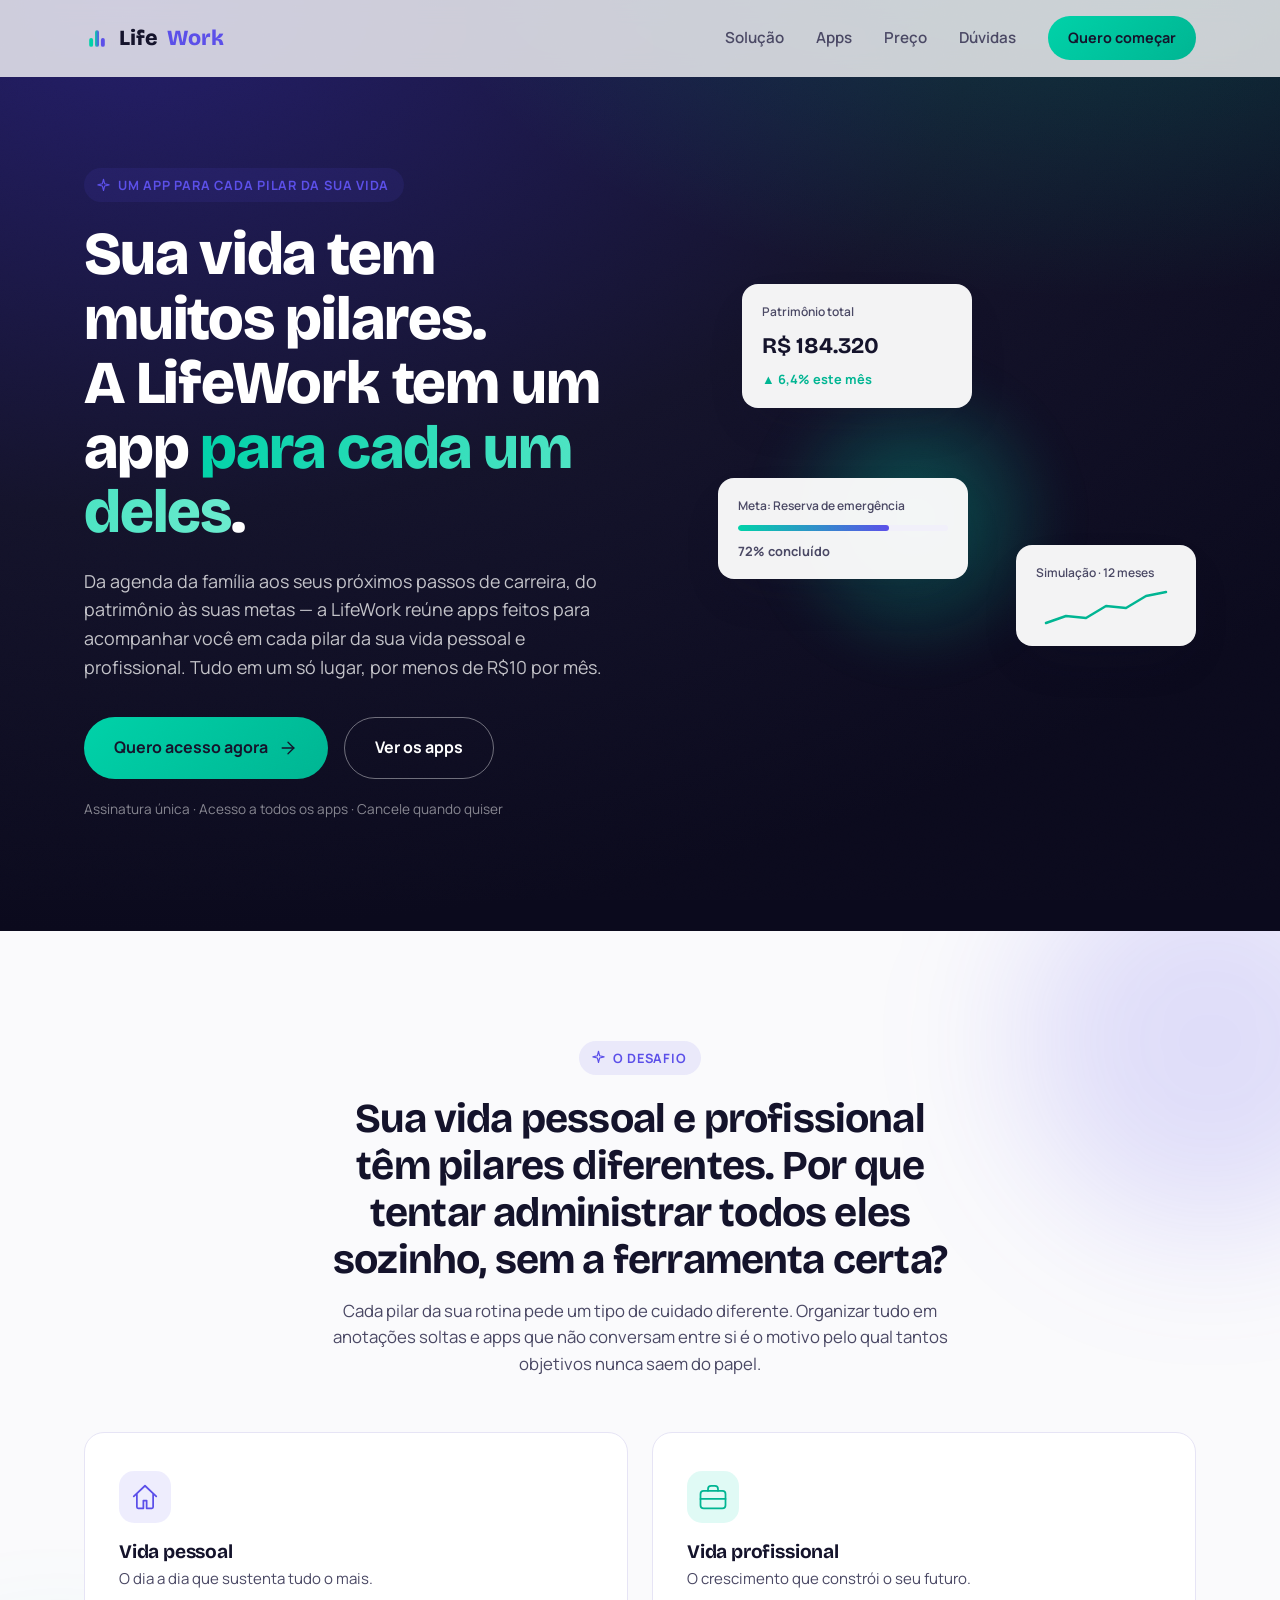
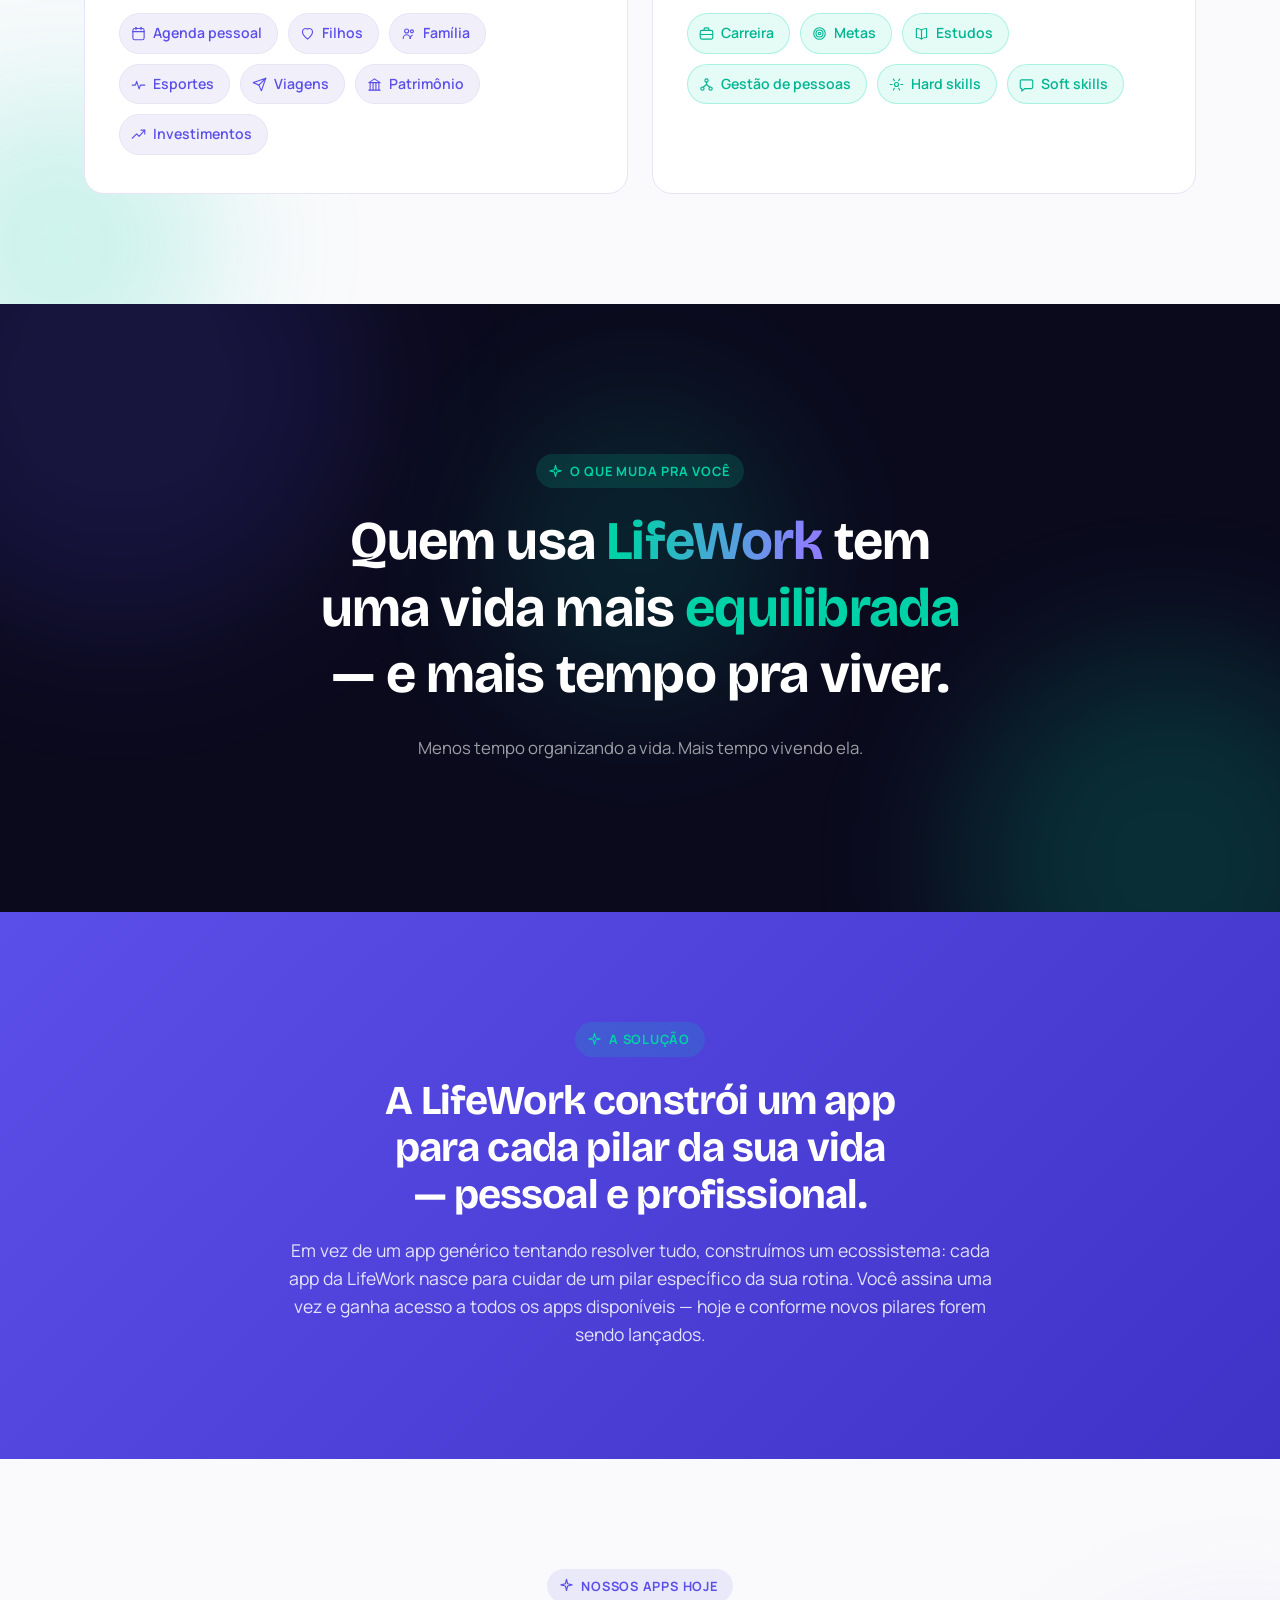
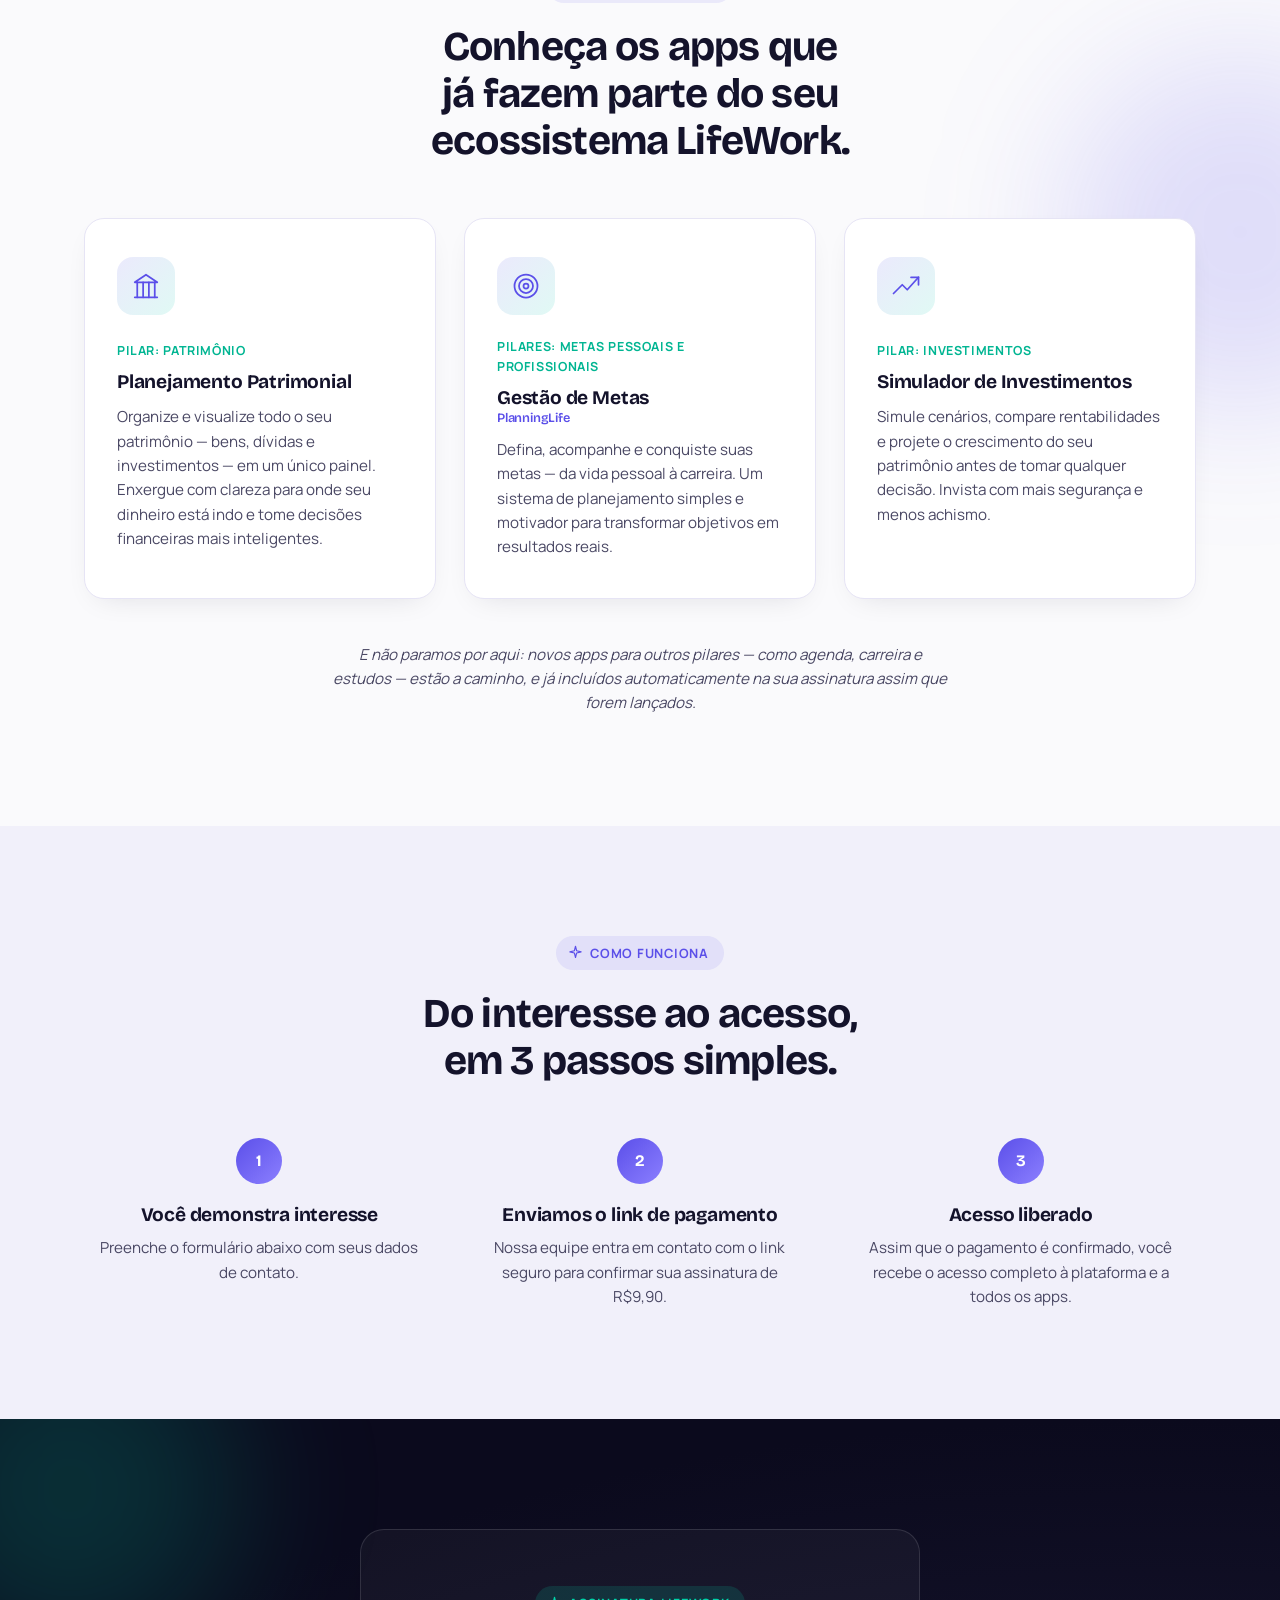
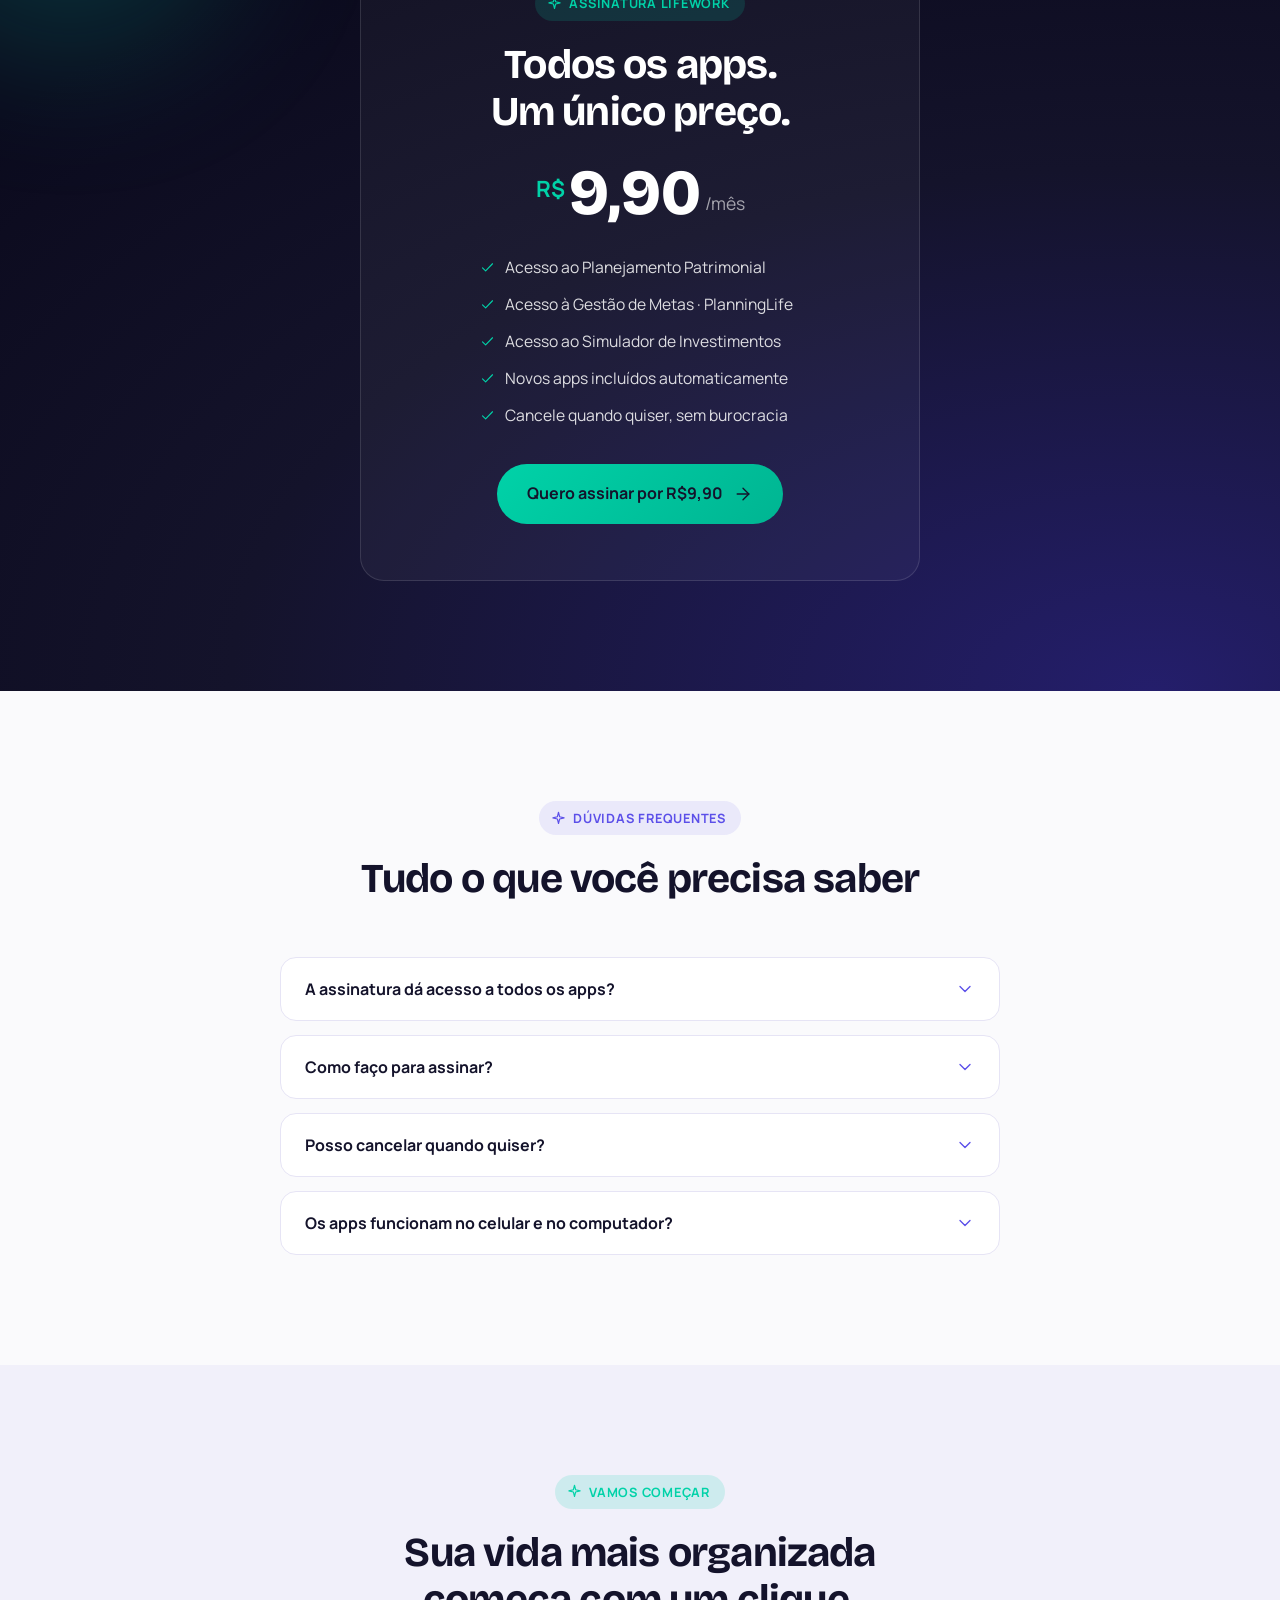
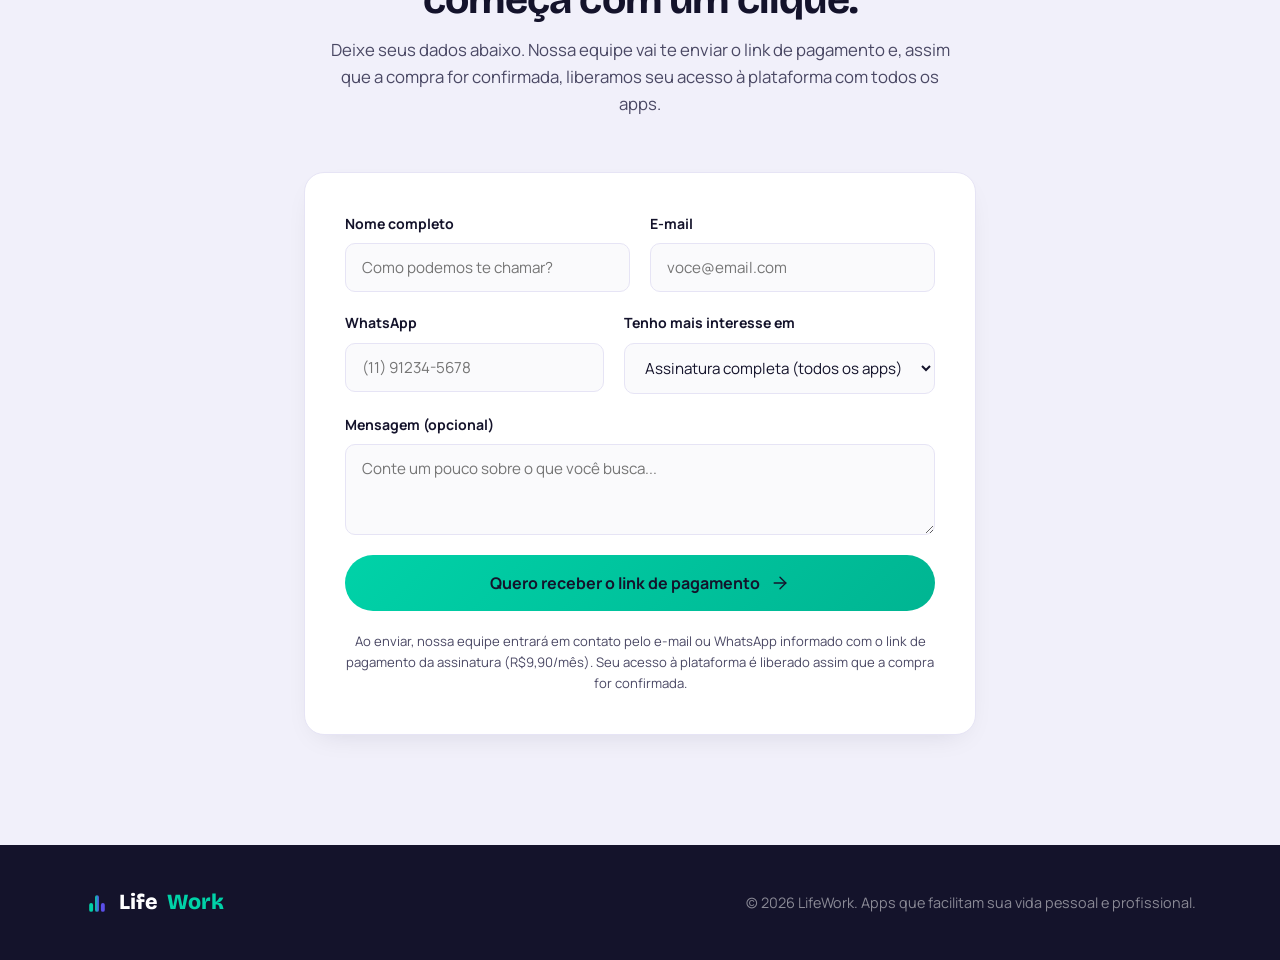
<file: index.html>
<!DOCTYPE html>
<html lang="pt-BR">
<head>
<meta charset="UTF-8">
<meta name="viewport" content="width=device-width, initial-scale=1.0">
<title>LifeWork | Um app para cada parte da sua vida</title>
<meta name="description" content="LifeWork reúne os melhores apps para organizar sua vida pessoal e profissional: planejamento patrimonial, gestão de metas e simulação de investimentos. Tudo por R$9,90/mês.">
<link rel="icon" href="data:image/svg+xml,%3Csvg xmlns='http://www.w3.org/2000/svg' viewBox='0 0 100 100'%3E%3Cdefs%3E%3ClinearGradient id='g' x1='0' y1='0' x2='1' y2='0'%3E%3Cstop offset='0' stop-color='%2300D2A8'/%3E%3Cstop offset='1' stop-color='%235B4FE9'/%3E%3C/linearGradient%3E%3C/defs%3E%3Crect x='20' y='50' width='15' height='34' rx='7.5' fill='%2300D2A8'/%3E%3Crect x='42.5' y='20' width='15' height='64' rx='7.5' fill='url(%23g)'/%3E%3Crect x='65' y='50' width='15' height='34' rx='7.5' fill='%235B4FE9'/%3E%3C/svg%3E">
<link rel="preconnect" href="https://fonts.googleapis.com">
<link rel="preconnect" href="https://fonts.gstatic.com" crossorigin>
<link href="https://fonts.googleapis.com/css2?family=Bricolage+Grotesque:wght@600;700;800&family=Manrope:wght@400;500;600;700;800&display=swap" rel="stylesheet">
<link rel="stylesheet" href="styles.css">
</head>
<body>

<!-- ICON SPRITE -->
<svg aria-hidden="true" style="position:absolute; width:0; height:0; overflow:hidden;">
  <defs>
    <symbol id="i-calendar" viewBox="0 0 24 24"><rect x="3" y="4" width="18" height="18" rx="3"/><line x1="3" y1="9" x2="21" y2="9"/><line x1="8" y1="2" x2="8" y2="6"/><line x1="16" y1="2" x2="16" y2="6"/></symbol>
    <symbol id="i-heart" viewBox="0 0 24 24"><path d="M12 21C12 21 4 14.5 4 9.5C4 6.5 6.5 4 9.5 4C11 4 12 5 12 5C12 5 13 4 14.5 4C17.5 4 20 6.5 20 9.5C20 14.5 12 21 12 21Z"/></symbol>
    <symbol id="i-users" viewBox="0 0 24 24"><circle cx="9" cy="8" r="3.2"/><path d="M3.5 20c0-3.3 2.5-6 5.5-6s5.5 2.7 5.5 6"/><circle cx="17.5" cy="8.5" r="2.4"/><path d="M14.8 20c0-2.6 1.4-4.6 3.2-5.1"/></symbol>
    <symbol id="i-activity" viewBox="0 0 24 24"><polyline points="2,13 7,13 9,7 13,19 15,13 22,13"/></symbol>
    <symbol id="i-send" viewBox="0 0 24 24"><polygon points="22,2 15,22 11,13 2,9"/><line x1="22" y1="2" x2="11" y2="13"/></symbol>
    <symbol id="i-landmark" viewBox="0 0 24 24"><polygon points="12,3 3,9 21,9"/><line x1="3" y1="21" x2="21" y2="21"/><line x1="5" y1="9" x2="5" y2="21"/><line x1="9.7" y1="9" x2="9.7" y2="21"/><line x1="14.3" y1="9" x2="14.3" y2="21"/><line x1="19" y1="9" x2="19" y2="21"/></symbol>
    <symbol id="i-trending" viewBox="0 0 24 24"><polyline points="2,18 9,11 13,15 22,5"/><polyline points="16,5 22,5 22,11"/></symbol>
    <symbol id="i-briefcase" viewBox="0 0 24 24"><rect x="2" y="7" width="20" height="14" rx="2.5"/><path d="M8 7V5.5A2.5 2.5 0 0 1 10.5 3h3A2.5 2.5 0 0 1 16 5.5V7"/><line x1="2" y1="13.5" x2="22" y2="13.5"/></symbol>
    <symbol id="i-target" viewBox="0 0 24 24"><circle cx="12" cy="12" r="9.2"/><circle cx="12" cy="12" r="5.6"/><circle cx="12" cy="12" r="2"/></symbol>
    <symbol id="i-book" viewBox="0 0 24 24"><path d="M12 6.5C10.4 5 7.8 4 3.8 4v14.3c4 0 6.6 1 8.2 2.5 1.6-1.5 4.2-2.5 8.2-2.5V4c-4 0-6.6 1-8.2 2.5Z"/><line x1="12" y1="6.5" x2="12" y2="20.8"/></symbol>
    <symbol id="i-network" viewBox="0 0 24 24"><circle cx="12" cy="5.5" r="2.6"/><circle cx="5.5" cy="18.5" r="2.6"/><circle cx="18.5" cy="18.5" r="2.6"/><line x1="12" y1="8.1" x2="12" y2="12"/><line x1="12" y1="12" x2="6.6" y2="16.4"/><line x1="12" y1="12" x2="17.4" y2="16.4"/></symbol>
    <symbol id="i-gear" viewBox="0 0 24 24"><circle cx="12" cy="12" r="3.2"/><line x1="19" y1="12" x2="22" y2="12"/><line x1="15.5" y1="18.06" x2="17" y2="20.66"/><line x1="8.5" y1="18.06" x2="7" y2="20.66"/><line x1="5" y1="12" x2="2" y2="12"/><line x1="8.5" y1="5.94" x2="7" y2="3.34"/><line x1="15.5" y1="5.94" x2="17" y2="3.34"/></symbol>
    <symbol id="i-chat" viewBox="0 0 24 24"><path d="M4 4.5h16a2 2 0 0 1 2 2v10a2 2 0 0 1-2 2H9.5L4.5 22.5V18.5H4a2 2 0 0 1-2-2v-10a2 2 0 0 1 2-2Z"/></symbol>
    <symbol id="i-home" viewBox="0 0 24 24"><path d="M3 11.5 12 3l9 8.5"/><path d="M5.5 10v10a1 1 0 0 0 1 1h4.2v-6.2h2.6V21H17.5a1 1 0 0 0 1-1V10"/></symbol>
    <symbol id="i-spark" viewBox="0 0 24 24"><path d="M12 2l1.8 7.2L21 11l-7.2 1.8L12 20l-1.8-7.2L3 11l7.2-1.8Z"/></symbol>
    <symbol id="i-check" viewBox="0 0 24 24"><circle cx="12" cy="12" r="10"/><polyline points="7,12.5 10.5,16 17,8"/></symbol>
    <symbol id="i-chevron" viewBox="0 0 24 24"><polyline points="6,9 12,15 18,9"/></symbol>
    <symbol id="i-arrow" viewBox="0 0 24 24"><line x1="5" y1="12" x2="19" y2="12"/><polyline points="12,5 19,12 12,19"/></symbol>
    <symbol id="i-check-sm" viewBox="0 0 24 24"><polyline points="4,12.5 9,17.5 20,6"/></symbol>
  </defs>
</svg>

<header class="site-header" id="header">
  <div class="container header-inner">
    <a href="#" class="logo">
      <svg class="logo-mark" viewBox="0 0 100 100"><defs><linearGradient id="mark-grad-header" x1="0" y1="0" x2="1" y2="0"><stop offset="0" stop-color="#00D2A8"/><stop offset="1" stop-color="#5B4FE9"/></linearGradient></defs><rect x="20" y="50" width="15" height="34" rx="7.5" fill="#00D2A8"/><rect x="42.5" y="20" width="15" height="64" rx="7.5" fill="url(#mark-grad-header)"/><rect x="65" y="50" width="15" height="34" rx="7.5" fill="#5B4FE9"/></svg>
      Life<span>Work</span>
    </a>
    <nav class="nav" id="nav">
      <a href="#solucao">Solução</a>
      <a href="#apps">Apps</a>
      <a href="#preco">Preço</a>
      <a href="#faq">Dúvidas</a>
      <a href="#contato" class="btn btn-primary btn-small">Quero começar</a>
    </nav>
    <button class="nav-toggle" id="navToggle" aria-label="Abrir menu">
      <span></span><span></span><span></span>
    </button>
  </div>
</header>

<main>

  <!-- HERO -->
  <section class="hero">
    <div class="container hero-inner">
      <div class="hero-copy reveal">
        <span class="eyebrow"><svg class="icon icon-sm"><use href="#i-spark"/></svg>Um app para cada pilar da sua vida</span>
        <h1>Sua vida tem muitos pilares.<br>A LifeWork tem um app <span class="highlight">para cada um deles</span>.</h1>
        <p class="hero-sub">Da agenda da família aos seus próximos passos de carreira, do patrimônio às suas metas — a LifeWork reúne apps feitos para acompanhar você em cada pilar da sua vida pessoal e profissional. Tudo em um só lugar, por menos de R$10 por mês.</p>
        <div class="hero-actions">
          <a href="#contato" class="btn btn-primary btn-large">Quero acesso agora <svg class="icon"><use href="#i-arrow"/></svg></a>
          <a href="#apps" class="btn btn-ghost btn-large">Ver os apps</a>
        </div>
        <p class="hero-microcopy">Assinatura única · Acesso a todos os apps · Cancele quando quiser</p>
      </div>
      <div class="hero-visual reveal" aria-hidden="true">
        <div class="float-card card-1">
          <span class="card-label">Patrimônio total</span>
          <strong>R$ 184.320</strong>
          <span class="card-trend up">▲ 6,4% este mês</span>
        </div>
        <div class="float-card card-2">
          <span class="card-label">Meta: Reserva de emergência</span>
          <div class="progress"><div class="progress-bar" style="width:72%"></div></div>
          <span class="card-trend">72% concluído</span>
        </div>
        <div class="float-card card-3">
          <span class="card-label">Simulação · 12 meses</span>
          <svg viewBox="0 0 120 40" class="mini-chart"><polyline points="0,35 20,28 40,30 60,18 80,20 100,8 120,4" /></svg>
        </div>
        <div class="glow"></div>
      </div>
    </div>
  </section>

  <!-- PILARES / DOR -->
  <section class="problem">
    <div class="blob blob-primary blob-1"></div>
    <div class="blob blob-accent blob-2"></div>
    <div class="container">
      <div class="section-head reveal">
        <span class="eyebrow"><svg class="icon icon-sm"><use href="#i-spark"/></svg>O desafio</span>
        <h2>Sua vida pessoal e profissional têm pilares diferentes. Por que tentar administrar todos eles sozinho, sem a ferramenta certa?</h2>
        <p>Cada pilar da sua rotina pede um tipo de cuidado diferente. Organizar tudo em anotações soltas e apps que não conversam entre si é o motivo pelo qual tantos objetivos nunca saem do papel.</p>
      </div>
      <div class="pillars-columns">
        <div class="pillar-col reveal">
          <span class="pillar-col-icon"><svg class="icon icon-lg"><use href="#i-home"/></svg></span>
          <h3>Vida pessoal</h3>
          <p class="pillar-col-sub">O dia a dia que sustenta tudo o mais.</p>
          <div class="pillar-tags">
            <span class="pillar-tag"><svg class="icon icon-sm"><use href="#i-calendar"/></svg>Agenda pessoal</span>
            <span class="pillar-tag"><svg class="icon icon-sm"><use href="#i-heart"/></svg>Filhos</span>
            <span class="pillar-tag"><svg class="icon icon-sm"><use href="#i-users"/></svg>Família</span>
            <span class="pillar-tag"><svg class="icon icon-sm"><use href="#i-activity"/></svg>Esportes</span>
            <span class="pillar-tag"><svg class="icon icon-sm"><use href="#i-send"/></svg>Viagens</span>
            <span class="pillar-tag"><svg class="icon icon-sm"><use href="#i-landmark"/></svg>Patrimônio</span>
            <span class="pillar-tag"><svg class="icon icon-sm"><use href="#i-trending"/></svg>Investimentos</span>
          </div>
        </div>
        <div class="pillar-col pillar-col-accent reveal">
          <span class="pillar-col-icon"><svg class="icon icon-lg"><use href="#i-briefcase"/></svg></span>
          <h3>Vida profissional</h3>
          <p class="pillar-col-sub">O crescimento que constrói o seu futuro.</p>
          <div class="pillar-tags">
            <span class="pillar-tag pillar-tag-accent"><svg class="icon icon-sm"><use href="#i-briefcase"/></svg>Carreira</span>
            <span class="pillar-tag pillar-tag-accent"><svg class="icon icon-sm"><use href="#i-target"/></svg>Metas</span>
            <span class="pillar-tag pillar-tag-accent"><svg class="icon icon-sm"><use href="#i-book"/></svg>Estudos</span>
            <span class="pillar-tag pillar-tag-accent"><svg class="icon icon-sm"><use href="#i-network"/></svg>Gestão de pessoas</span>
            <span class="pillar-tag pillar-tag-accent"><svg class="icon icon-sm"><use href="#i-gear"/></svg>Hard skills</span>
            <span class="pillar-tag pillar-tag-accent"><svg class="icon icon-sm"><use href="#i-chat"/></svg>Soft skills</span>
          </div>
        </div>
      </div>
    </div>
  </section>

  <!-- MANIFESTO -->
  <section class="manifesto">
    <div class="blob blob-primary blob-1"></div>
    <div class="blob blob-accent blob-2"></div>
    <div class="blob blob-accent blob-3"></div>
    <div class="container manifesto-inner">
      <span class="eyebrow eyebrow-light"><svg class="icon icon-sm"><use href="#i-spark"/></svg>O que muda pra você</span>
      <h2 class="manifesto-statement">Quem usa <span class="brand">LifeWork</span> tem uma vida mais <span class="stress">equilibrada</span> — e mais tempo pra viver.</h2>
      <p class="manifesto-sub">Menos tempo organizando a vida. Mais tempo vivendo ela.</p>
    </div>
  </section>

  <!-- SOLUÇÃO -->
  <section class="solution" id="solucao">
    <div class="container solution-inner">
      <div class="solution-copy reveal">
        <span class="eyebrow eyebrow-light"><svg class="icon icon-sm"><use href="#i-spark"/></svg>A solução</span>
        <h2>A LifeWork constrói um app para cada pilar da sua vida — pessoal e profissional.</h2>
        <p>Em vez de um app genérico tentando resolver tudo, construímos um ecossistema: cada app da LifeWork nasce para cuidar de um pilar específico da sua rotina. Você assina uma vez e ganha acesso a todos os apps disponíveis — hoje e conforme novos pilares forem sendo lançados.</p>
      </div>
    </div>
  </section>

  <!-- APPS -->
  <section class="apps" id="apps">
    <div class="blob blob-primary blob-1"></div>
    <div class="container">
      <div class="section-head reveal">
        <span class="eyebrow"><svg class="icon icon-sm"><use href="#i-spark"/></svg>Nossos apps hoje</span>
        <h2>Conheça os apps que já fazem parte do seu ecossistema LifeWork.</h2>
      </div>
      <div class="apps-grid">
        <article class="app-card reveal">
          <div class="app-icon"><svg class="icon icon-lg"><use href="#i-landmark"/></svg></div>
          <span class="app-pillar-tag">Pilar: Patrimônio</span>
          <h3>Planejamento Patrimonial</h3>
          <p>Organize e visualize todo o seu patrimônio — bens, dívidas e investimentos — em um único painel. Enxergue com clareza para onde seu dinheiro está indo e tome decisões financeiras mais inteligentes.</p>
        </article>
        <article class="app-card reveal">
          <div class="app-icon"><svg class="icon icon-lg"><use href="#i-target"/></svg></div>
          <span class="app-pillar-tag">Pilares: Metas pessoais e profissionais</span>
          <h3>Gestão de Metas <span class="app-subname">PlanningLife</span></h3>
          <p>Defina, acompanhe e conquiste suas metas — da vida pessoal à carreira. Um sistema de planejamento simples e motivador para transformar objetivos em resultados reais.</p>
        </article>
        <article class="app-card reveal">
          <div class="app-icon"><svg class="icon icon-lg"><use href="#i-trending"/></svg></div>
          <span class="app-pillar-tag">Pilar: Investimentos</span>
          <h3>Simulador de Investimentos</h3>
          <p>Simule cenários, compare rentabilidades e projete o crescimento do seu patrimônio antes de tomar qualquer decisão. Invista com mais segurança e menos achismo.</p>
        </article>
      </div>
      <p class="apps-roadmap reveal">E não paramos por aqui: novos apps para outros pilares — como agenda, carreira e estudos — estão a caminho, e já incluídos automaticamente na sua assinatura assim que forem lançados.</p>
    </div>
  </section>

  <!-- COMO FUNCIONA -->
  <section class="how">
    <div class="container">
      <div class="section-head reveal">
        <span class="eyebrow"><svg class="icon icon-sm"><use href="#i-spark"/></svg>Como funciona</span>
        <h2>Do interesse ao acesso, em 3 passos simples.</h2>
      </div>
      <div class="how-grid">
        <div class="how-step reveal">
          <span class="how-number">1</span>
          <h3>Você demonstra interesse</h3>
          <p>Preenche o formulário abaixo com seus dados de contato.</p>
        </div>
        <div class="how-step reveal">
          <span class="how-number">2</span>
          <h3>Enviamos o link de pagamento</h3>
          <p>Nossa equipe entra em contato com o link seguro para confirmar sua assinatura de R$9,90.</p>
        </div>
        <div class="how-step reveal">
          <span class="how-number">3</span>
          <h3>Acesso liberado</h3>
          <p>Assim que o pagamento é confirmado, você recebe o acesso completo à plataforma e a todos os apps.</p>
        </div>
      </div>
    </div>
  </section>

  <!-- PREÇO -->
  <section class="pricing" id="preco">
    <div class="blob blob-accent blob-1"></div>
    <div class="container">
      <div class="pricing-card reveal">
        <span class="eyebrow eyebrow-light"><svg class="icon icon-sm"><use href="#i-spark"/></svg>Assinatura LifeWork</span>
        <h2>Todos os apps. Um único preço.</h2>
        <div class="price">
          <span class="price-currency">R$</span>
          <span class="price-value">9,90</span>
          <span class="price-period">/mês</span>
        </div>
        <ul class="pricing-list">
          <li><svg class="icon icon-sm"><use href="#i-check-sm"/></svg> Acesso ao Planejamento Patrimonial</li>
          <li><svg class="icon icon-sm"><use href="#i-check-sm"/></svg> Acesso à Gestão de Metas · PlanningLife</li>
          <li><svg class="icon icon-sm"><use href="#i-check-sm"/></svg> Acesso ao Simulador de Investimentos</li>
          <li><svg class="icon icon-sm"><use href="#i-check-sm"/></svg> Novos apps incluídos automaticamente</li>
          <li><svg class="icon icon-sm"><use href="#i-check-sm"/></svg> Cancele quando quiser, sem burocracia</li>
        </ul>
        <a href="#contato" class="btn btn-primary btn-large">Quero assinar por R$9,90 <svg class="icon"><use href="#i-arrow"/></svg></a>
      </div>
    </div>
  </section>

  <!-- FAQ -->
  <section class="faq" id="faq">
    <div class="container">
      <div class="section-head reveal">
        <span class="eyebrow"><svg class="icon icon-sm"><use href="#i-spark"/></svg>Dúvidas frequentes</span>
        <h2>Tudo o que você precisa saber</h2>
      </div>
      <div class="faq-list reveal">
        <div class="faq-item">
          <button class="faq-question">A assinatura dá acesso a todos os apps? <svg class="icon"><use href="#i-chevron"/></svg></button>
          <div class="faq-answer"><p>Sim! Por R$9,90/mês você tem acesso completo aos três apps da LifeWork — Planejamento Patrimonial, Gestão de Metas (PlanningLife) e Simulador de Investimentos — além de qualquer novo app que lançarmos.</p></div>
        </div>
        <div class="faq-item">
          <button class="faq-question">Como faço para assinar? <svg class="icon"><use href="#i-chevron"/></svg></button>
          <div class="faq-answer"><p>Preencha o formulário de contato abaixo. Nossa equipe vai entrar em contato com um link de pagamento seguro e, assim que a compra for confirmada, você recebe o acesso à plataforma.</p></div>
        </div>
        <div class="faq-item">
          <button class="faq-question">Posso cancelar quando quiser? <svg class="icon"><use href="#i-chevron"/></svg></button>
          <div class="faq-answer"><p>Sim, sem burocracia e sem multa. Você mantém o controle total da sua assinatura.</p></div>
        </div>
        <div class="faq-item">
          <button class="faq-question">Os apps funcionam no celular e no computador? <svg class="icon"><use href="#i-chevron"/></svg></button>
          <div class="faq-answer"><p>Sim, a plataforma LifeWork foi pensada para acompanhar você onde estiver, com acesso via navegador em qualquer dispositivo.</p></div>
        </div>
      </div>
    </div>
  </section>

  <!-- CONTATO -->
  <section class="contact" id="contato">
    <div class="container contact-inner">
      <div class="section-head reveal">
        <span class="eyebrow eyebrow-light"><svg class="icon icon-sm"><use href="#i-spark"/></svg>Vamos começar</span>
        <h2>Sua vida mais organizada começa com um clique.</h2>
        <p>Deixe seus dados abaixo. Nossa equipe vai te enviar o link de pagamento e, assim que a compra for confirmada, liberamos seu acesso à plataforma com todos os apps.</p>
      </div>

      <form class="contact-form reveal" id="contactForm" novalidate>
        <div class="form-row">
          <div class="form-field">
            <label for="name">Nome completo</label>
            <input type="text" id="name" name="name" placeholder="Como podemos te chamar?" required>
            <span class="field-error">Informe seu nome</span>
          </div>
          <div class="form-field">
            <label for="email">E-mail</label>
            <input type="email" id="email" name="email" placeholder="voce@email.com" required>
            <span class="field-error">Informe um e-mail válido</span>
          </div>
        </div>
        <div class="form-row">
          <div class="form-field">
            <label for="whatsapp">WhatsApp</label>
            <input type="tel" id="whatsapp" name="whatsapp" placeholder="(11) 91234-5678" required>
            <span class="field-error">Informe um número de contato</span>
          </div>
          <div class="form-field">
            <label for="interest">Tenho mais interesse em</label>
            <select id="interest" name="interest">
              <option value="assinatura-completa">Assinatura completa (todos os apps)</option>
              <option value="planejamento-patrimonial">Planejamento Patrimonial</option>
              <option value="gestao-metas">Gestão de Metas · PlanningLife</option>
              <option value="simulador-investimentos">Simulador de Investimentos</option>
            </select>
          </div>
        </div>
        <div class="form-field">
          <label for="message">Mensagem (opcional)</label>
          <textarea id="message" name="message" rows="3" placeholder="Conte um pouco sobre o que você busca..."></textarea>
        </div>
        <button type="submit" class="btn btn-primary btn-large btn-block" id="submitBtn">
          Quero receber o link de pagamento <svg class="icon"><use href="#i-arrow"/></svg>
        </button>
        <p class="form-note">Ao enviar, nossa equipe entrará em contato pelo e-mail ou WhatsApp informado com o link de pagamento da assinatura (R$9,90/mês). Seu acesso à plataforma é liberado assim que a compra for confirmada.</p>
      </form>

      <div class="form-success" id="formSuccess" hidden>
        <span class="success-icon"><svg class="icon"><use href="#i-check"/></svg></span>
        <h3>Recebemos seu contato!</h3>
        <p>Em breve nossa equipe vai te enviar o link de pagamento por e-mail ou WhatsApp. Assim que a compra for confirmada, seu acesso à plataforma LifeWork será liberado.</p>
      </div>
    </div>
  </section>

</main>

<footer class="site-footer">
  <div class="container footer-inner">
    <a href="#" class="logo">
      <svg class="logo-mark" viewBox="0 0 100 100"><defs><linearGradient id="mark-grad-footer" x1="0" y1="0" x2="1" y2="0"><stop offset="0" stop-color="#00D2A8"/><stop offset="1" stop-color="#5B4FE9"/></linearGradient></defs><rect x="20" y="50" width="15" height="34" rx="7.5" fill="#00D2A8"/><rect x="42.5" y="20" width="15" height="64" rx="7.5" fill="url(#mark-grad-footer)"/><rect x="65" y="50" width="15" height="34" rx="7.5" fill="#5B4FE9"/></svg>
      Life<span>Work</span>
    </a>
    <p>&copy; <span id="year"></span> LifeWork. Apps que facilitam sua vida pessoal e profissional.</p>
  </div>
</footer>

<script src="script.js"></script>
</body>
</html>
</file>
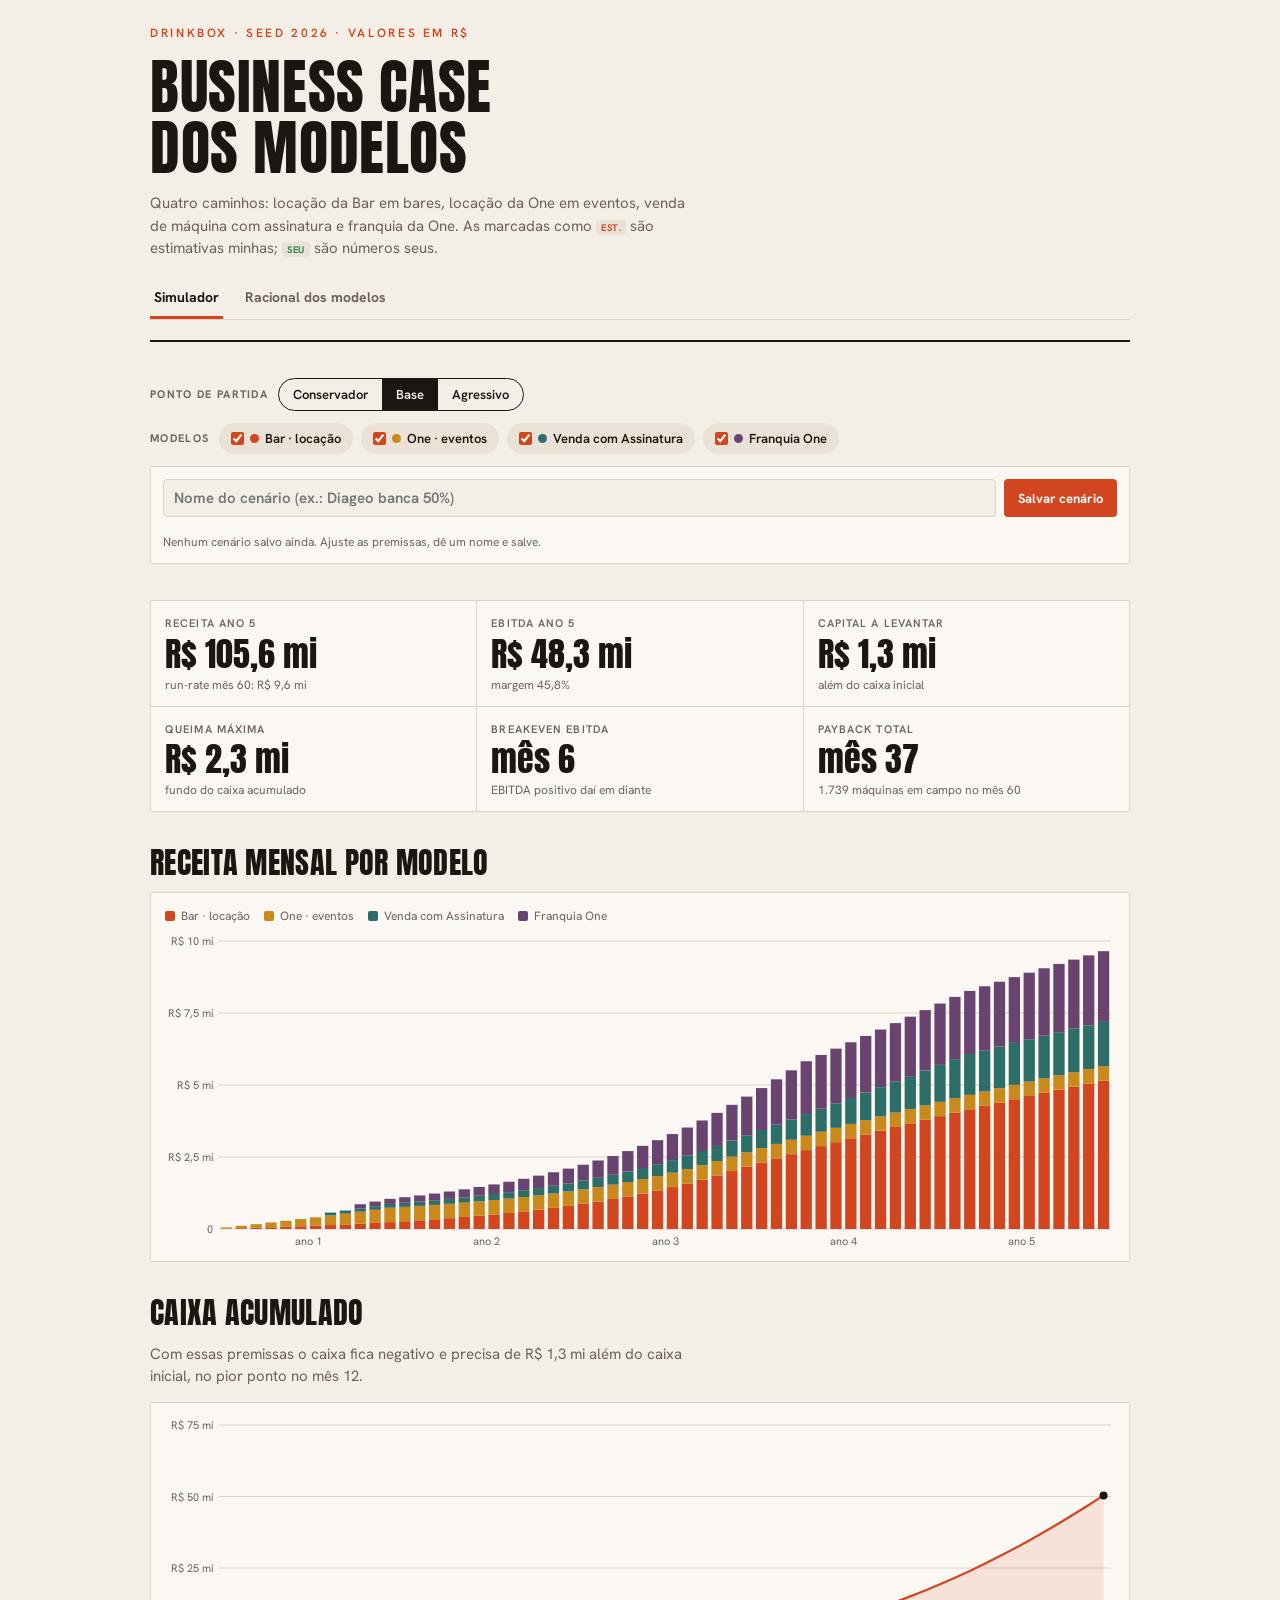
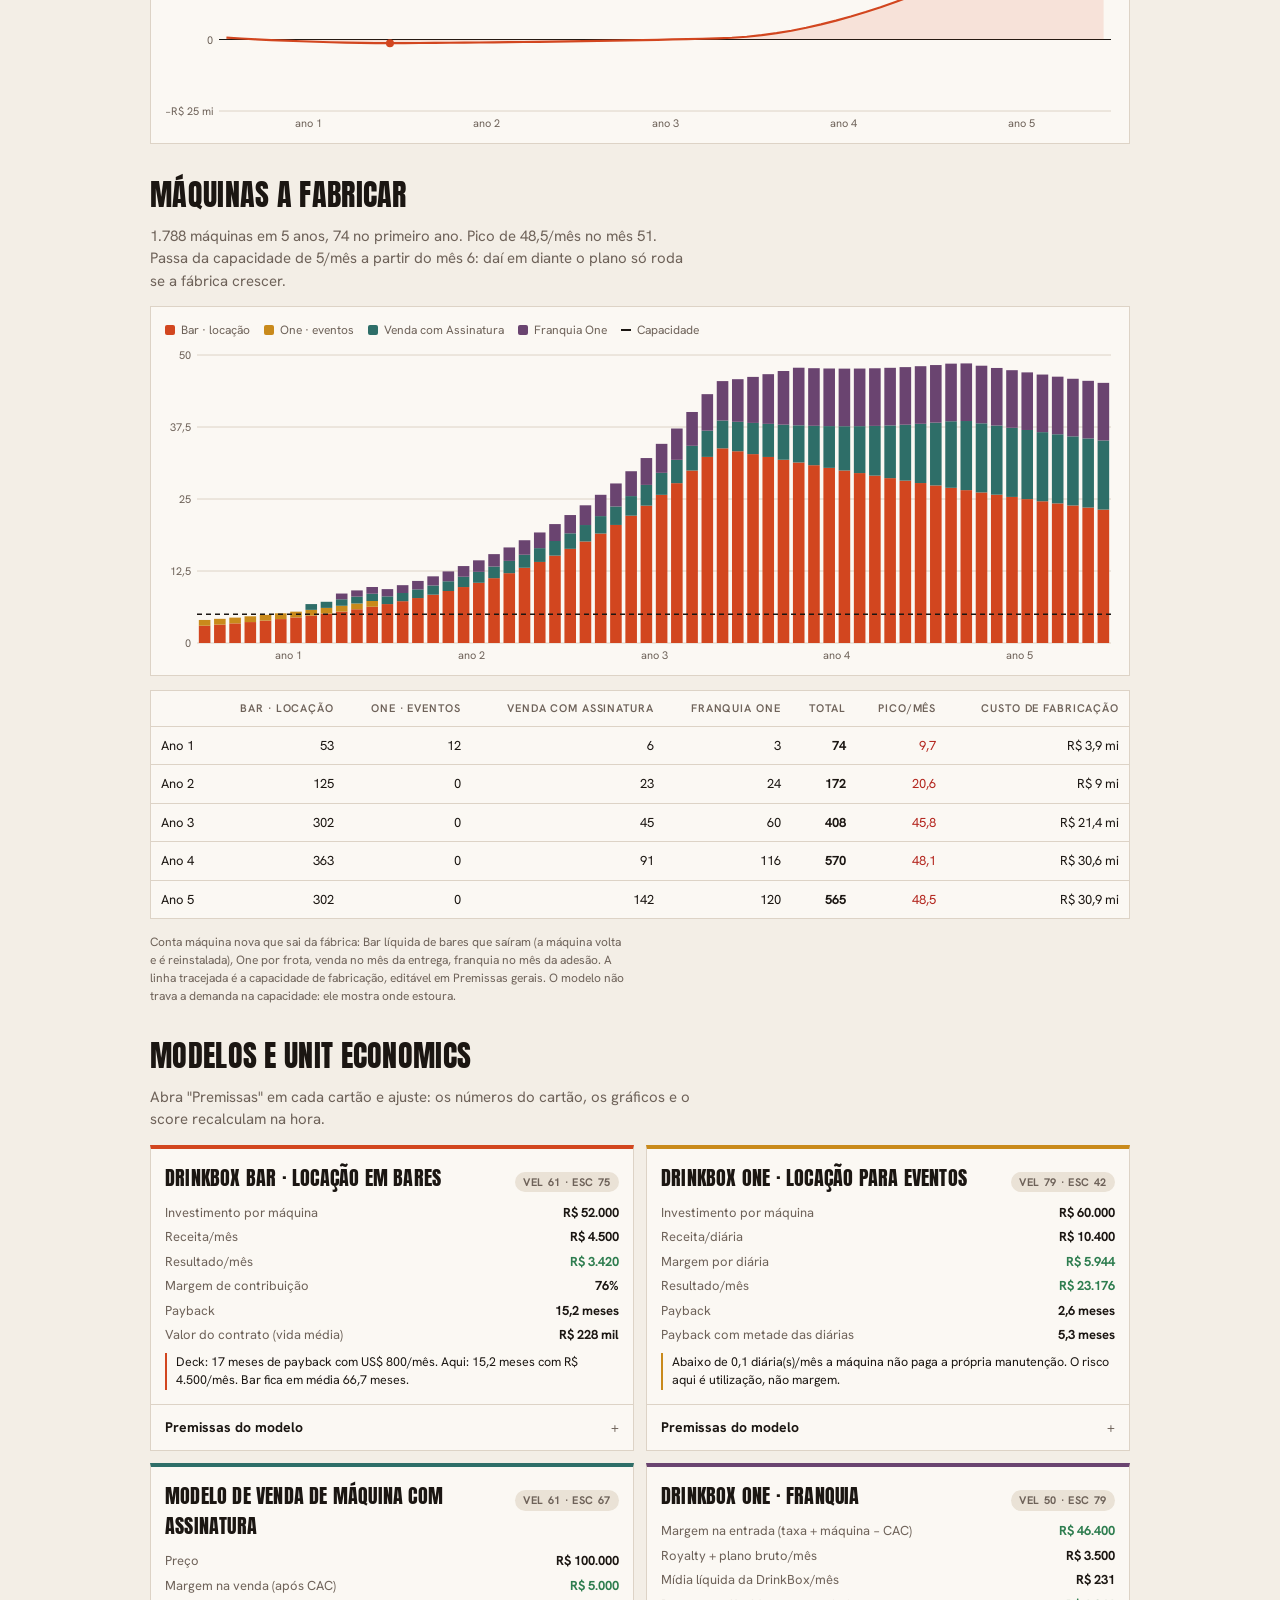
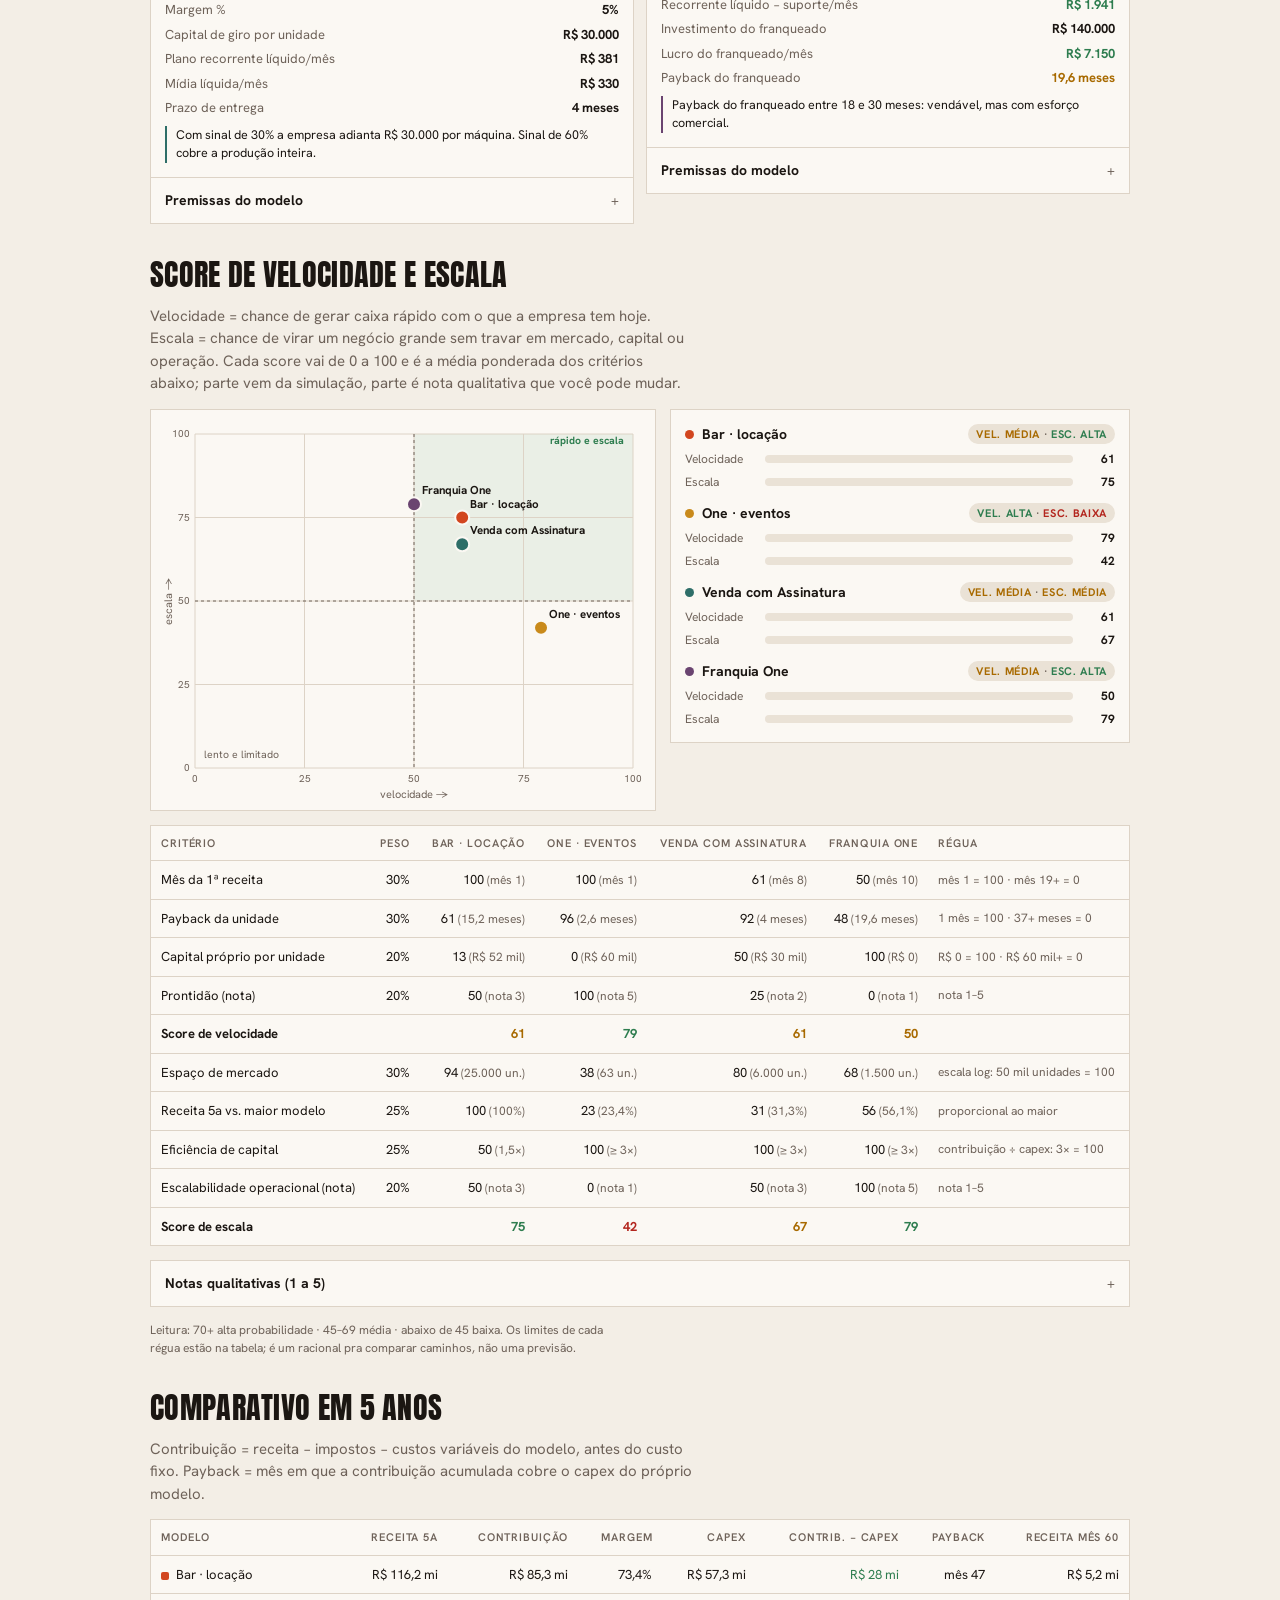
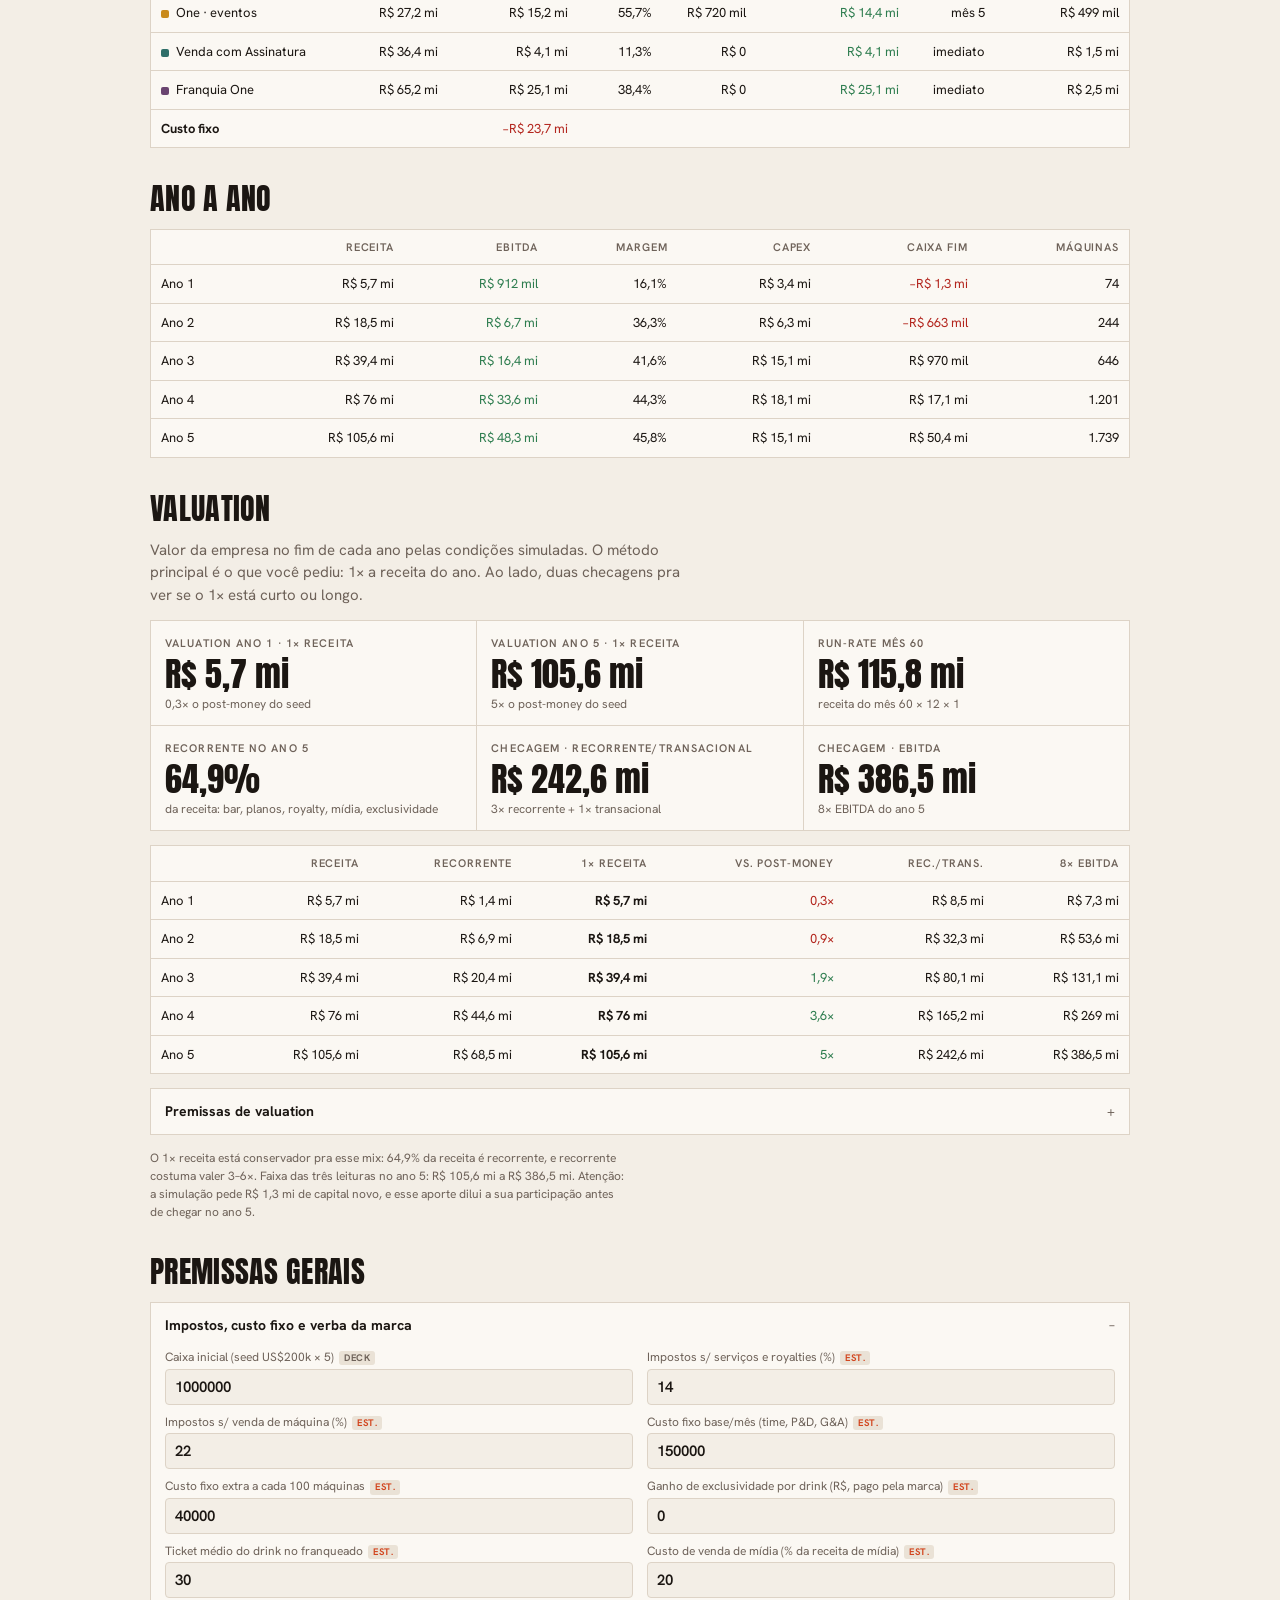
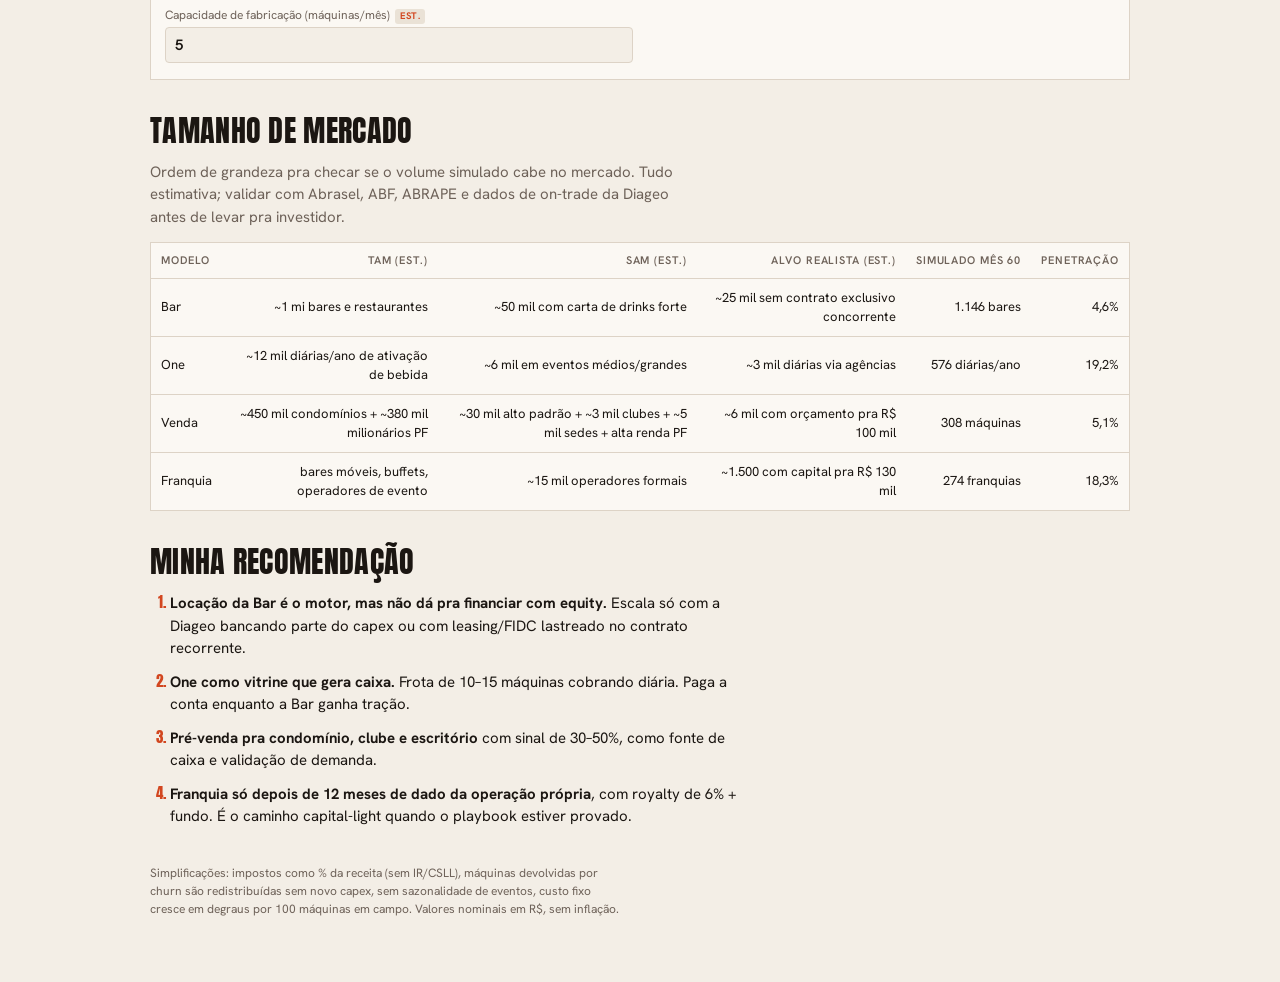
<file: drinkbox/index.html>
<!doctype html>
<html lang="pt-BR">
<head>
<meta charset="utf-8">
<meta name="viewport" content="width=device-width,initial-scale=1,viewport-fit=cover">
<style>:root{color-scheme:light}body{margin:0;font:14px system-ui,sans-serif}img{max-width:100%}[hidden]{display:none!important}</style>
</head>
<body>
<title>DrinkBox Business Case</title>
<meta name="claude:viewport-fit-sides" content="cover">
<link rel="preconnect" href="https://fonts.googleapis.com">
<link rel="stylesheet" href="https://fonts.googleapis.com/css2?family=Anton&family=Hanken+Grotesk:wght@400;500;600;700&display=swap">
<style>
/* Layout: coluna única — cenários salvos, KPIs, gráficos, um cartão por modelo (unit economics + premissas), score, comparativos, mercado, leitura */
:root{
  --bg:#F3EEE6; --surface:#FBF8F3; --ink:#1B1612; --muted:#6E6259; --line:#DDD3C6; --accent:#D2461F;
  --c-bar:#D2461F; --c-ev:#C98A1B; --c-sale:#2E6E68; --c-fr:#6A4470; --c-brand:#7C8132;
  --pos:#2E7D4F; --neg:#B3261E; --warn:#A86A00; --chip:#EAE2D6;
  --f-display:"Anton","Impact","Arial Narrow",sans-serif;
  --f-body:"Hanken Grotesk",system-ui,-apple-system,"Segoe UI",sans-serif;
}
@media (prefers-color-scheme: dark){:root:not([data-theme="light"]){
  --bg:#14110F; --surface:#1E1A17; --ink:#F1E9DF; --muted:#A39587; --line:#3A322B; --accent:#F0643A;
  --c-bar:#F0643A; --c-ev:#E9B04A; --c-sale:#5FB0A6; --c-fr:#B587BC; --c-brand:#B9BD5E;
  --pos:#6CC28F; --neg:#F2867D; --warn:#E9B04A; --chip:#2A241F; color-scheme:dark}}
:root[data-theme="dark"]{
  --bg:#14110F; --surface:#1E1A17; --ink:#F1E9DF; --muted:#A39587; --line:#3A322B; --accent:#F0643A;
  --c-bar:#F0643A; --c-ev:#E9B04A; --c-sale:#5FB0A6; --c-fr:#B587BC; --c-brand:#B9BD5E;
  --pos:#6CC28F; --neg:#F2867D; --warn:#E9B04A; --chip:#2A241F; color-scheme:dark}
body{background:var(--bg);color:var(--ink);font-family:var(--f-body);font-size:15px;line-height:1.5}
.wrap{max-width:980px;margin:0 auto;padding-left:max(16px,env(safe-area-inset-left,0px));padding-right:max(16px,env(safe-area-inset-right,0px));padding-block:24px 64px;display:flex;flex-direction:column;gap:36px}
h1,h2{font-family:var(--f-display);font-weight:400;letter-spacing:.01em;text-transform:uppercase;text-wrap:balance;margin:0;line-height:1.02}
h1{font-size:clamp(34px,8vw,60px)}
h2{font-size:clamp(22px,4.6vw,30px)}
p{margin:0;max-width:68ch}
.eyebrow{font-size:12px;letter-spacing:.22em;text-transform:uppercase;color:var(--accent);font-weight:600}
.lede{color:var(--muted)}
header{display:flex;flex-direction:column;gap:14px;border-bottom:2px solid var(--ink);padding-bottom:20px}
.controls{display:flex;flex-wrap:wrap;gap:8px;align-items:center}
.lbl{font-size:11px;letter-spacing:.12em;text-transform:uppercase;color:var(--muted);font-weight:700;margin-right:2px}
.seg{display:inline-flex;border:1.5px solid var(--ink);border-radius:999px;overflow:hidden}
.seg button{background:transparent;color:var(--ink);border:0;padding:7px 14px;font:600 13px var(--f-body);cursor:pointer}
.seg button[aria-pressed="true"]{background:var(--ink);color:var(--bg)}
.tog{display:inline-flex;align-items:center;gap:6px;padding:6px 12px;border-radius:999px;background:var(--chip);font-size:13px;font-weight:600;cursor:pointer;user-select:none}
.tog input{accent-color:var(--accent);margin:0}
.dot{width:9px;height:9px;border-radius:50%;display:inline-block;flex:none}
button:focus-visible,input:focus-visible,summary:focus-visible{outline:2px solid var(--accent);outline-offset:2px}
.saves{display:flex;flex-direction:column;gap:8px;background:var(--surface);border:1px solid var(--line);padding:12px}
.saverow{display:flex;gap:8px;flex-wrap:wrap}
.saverow input{flex:1 1 180px;min-width:0;font:600 15px var(--f-body);color:var(--ink);background:var(--bg);border:1px solid var(--line);border-radius:4px;padding:8px 10px}
.btn{font:700 13px var(--f-body);background:var(--accent);color:#fff;border:0;border-radius:4px;padding:9px 14px;cursor:pointer}
.btn:disabled{opacity:.5;cursor:default}
.savelist{display:flex;flex-wrap:wrap;gap:6px}
.sv{display:inline-flex;align-items:stretch;border:1px solid var(--line);border-radius:999px;overflow:hidden;background:var(--bg)}
.sv button{background:transparent;border:0;color:var(--ink);font:600 13px var(--f-body);padding:6px 10px;cursor:pointer}
.sv button.load[aria-pressed="true"]{background:var(--ink);color:var(--bg)}
.sv button.del{color:var(--muted);border-left:1px solid var(--line);padding:6px 9px}
.sv button.del.arm{color:#fff;background:var(--neg)}
.status{font-size:12px;color:var(--muted)}
section{display:flex;flex-direction:column;gap:14px}
.kpis{display:grid;grid-template-columns:repeat(3,minmax(0,1fr));gap:1px;background:var(--line);border:1px solid var(--line)}
.kpi{background:var(--surface);padding:14px 14px 12px;display:flex;flex-direction:column;gap:4px;min-width:0}
.kpi .v{font-family:var(--f-display);font-size:clamp(24px,5vw,34px);line-height:1.05;font-variant-numeric:tabular-nums}
.kpi .s{font-size:12px;color:var(--muted)}
.kpi .l{font-size:11px;letter-spacing:.1em;text-transform:uppercase;color:var(--muted);font-weight:600}
@media (max-width:620px){.kpis{grid-template-columns:repeat(2,minmax(0,1fr))}}
.chart{background:var(--surface);border:1px solid var(--line);padding:12px 10px 8px}
.chart svg{display:block;width:100%;height:auto}
.legend{display:flex;flex-wrap:wrap;gap:6px 14px;font-size:12px;color:var(--muted);padding:2px 4px 8px}
.legend span{display:inline-flex;align-items:center;gap:6px}
.legend i{width:10px;height:10px;border-radius:2px;display:inline-block}
.tbl{overflow-x:auto;border:1px solid var(--line);background:var(--surface)}
table{border-collapse:collapse;width:100%;font-size:13px;font-variant-numeric:tabular-nums}
th,td{padding:9px 10px;text-align:right;white-space:nowrap;border-bottom:1px solid var(--line)}
th:first-child,td:first-child{text-align:left}
thead th{font-size:11px;letter-spacing:.08em;text-transform:uppercase;color:var(--muted);font-weight:600}
tbody tr:last-child td{border-bottom:0}
td .sw{display:inline-block;width:8px;height:8px;border-radius:2px;margin-right:7px;vertical-align:middle}
.pos{color:var(--pos)} .neg{color:var(--neg)} .warn{color:var(--warn)}
.units{display:grid;grid-template-columns:repeat(2,minmax(0,1fr));gap:12px;align-items:start}
@media (max-width:680px){.units{grid-template-columns:1fr}}
.unit{background:var(--surface);border:1px solid var(--line);border-top:4px solid var(--c);display:flex;flex-direction:column;min-width:0}
.unit.off{opacity:.55}
.unit .hd{display:flex;align-items:baseline;justify-content:space-between;gap:8px;padding:14px 14px 0}
.unit h3{margin:0;font-family:var(--f-display);font-weight:400;font-size:20px;text-transform:uppercase;letter-spacing:.01em}
.pill{font-size:11px;font-weight:700;letter-spacing:.06em;text-transform:uppercase;padding:2px 8px;border-radius:999px;background:var(--chip);color:var(--muted);white-space:nowrap}
.unit .body{display:flex;flex-direction:column;gap:8px;padding:10px 14px 14px}
.unit dl{display:grid;grid-template-columns:1fr auto;gap:5px 12px;margin:0;font-size:13px}
.unit dt{color:var(--muted)} .unit dd{margin:0;text-align:right;font-variant-numeric:tabular-nums;font-weight:700}
.unit .note{font-size:12.5px;color:var(--ink);border-left:2px solid var(--c);padding-left:9px}
.unit details{border-top:1px solid var(--line)}
details.box{background:var(--surface);border:1px solid var(--line)}
summary{cursor:pointer;padding:12px 14px;font-weight:700;font-size:14px;display:flex;align-items:center;gap:8px;list-style:none}
summary::-webkit-details-marker{display:none}
summary::after{content:"+";margin-left:auto;font-weight:400;color:var(--muted)}
details[open]>summary::after{content:"–"}
.grid{display:grid;grid-template-columns:repeat(2,minmax(0,1fr));gap:10px 14px;padding:2px 14px 16px}
@media (max-width:420px){.grid{grid-template-columns:1fr}}
.unit .grid{grid-template-columns:1fr 1fr}
@media (max-width:380px){.unit .grid{grid-template-columns:1fr}}
.field{display:flex;flex-direction:column;gap:3px;min-width:0}
.field label{font-size:12px;color:var(--muted);display:flex;gap:5px;align-items:baseline;flex-wrap:wrap;line-height:1.3}
.field input{font:600 15px var(--f-body);font-variant-numeric:tabular-nums;color:var(--ink);background:var(--bg);border:1px solid var(--line);border-radius:4px;padding:7px 9px;width:100%;box-sizing:border-box}
.field input.bad{border-color:var(--neg)}
.tag{font-size:9.5px;letter-spacing:.06em;text-transform:uppercase;font-weight:700;padding:1px 5px;border-radius:3px;background:var(--chip);color:var(--muted)}
.tag.est{color:var(--accent)} .tag.you{color:var(--pos)}
.score-grid{display:grid;grid-template-columns:minmax(0,1.1fr) minmax(0,1fr);gap:14px;align-items:start}
@media (max-width:760px){.score-grid{grid-template-columns:1fr}}
.bars{display:flex;flex-direction:column;gap:12px;background:var(--surface);border:1px solid var(--line);padding:14px}
.srow{display:flex;flex-direction:column;gap:5px}
.srow .t{display:flex;align-items:center;gap:8px;font-weight:700;font-size:14px}
.srow .t .pill{margin-left:auto}
.meter{display:grid;grid-template-columns:72px 1fr 34px;gap:8px;align-items:center;font-size:12px;color:var(--muted)}
.meter .track{height:8px;background:var(--chip);border-radius:4px;overflow:hidden}
.meter .fill{height:100%;border-radius:4px}
.meter b{color:var(--ink);text-align:right;font-variant-numeric:tabular-nums}
.callouts{display:flex;flex-direction:column;gap:10px}
.tabs{display:flex;gap:4px;border-bottom:1px solid var(--line);margin-top:4px;overflow-x:auto}
.tabs button{background:transparent;border:0;border-bottom:3px solid transparent;color:var(--muted);font:700 14px var(--f-body);padding:10px 4px;margin-right:14px;cursor:pointer;white-space:nowrap}
.tabs button[aria-selected="true"]{color:var(--ink);border-bottom-color:var(--accent)}
.view{display:flex;flex-direction:column;gap:36px}
.simctl{display:flex;flex-direction:column;gap:12px}
.rcards{display:flex;flex-direction:column;gap:22px}
.rcard{background:var(--surface);border:1px solid var(--line);border-top:5px solid var(--c);padding:18px 16px;display:flex;flex-direction:column;gap:16px}
.rcard .top{display:flex;flex-direction:column;gap:4px}
.rcard .num{font-family:var(--f-display);font-size:13px;letter-spacing:.14em;color:var(--c)}
.rcard h3{margin:0;font-family:var(--f-display);font-weight:400;font-size:clamp(22px,5vw,28px);text-transform:uppercase;line-height:1.05}
.rcard .sub{color:var(--muted);font-size:14px}
.rgrid{display:grid;grid-template-columns:repeat(2,minmax(0,1fr));gap:16px 22px}
@media (max-width:680px){.rgrid{grid-template-columns:1fr}}
.rblock{display:flex;flex-direction:column;gap:6px;min-width:0}
.rblock h4{margin:0;font-size:11px;letter-spacing:.12em;text-transform:uppercase;color:var(--muted);font-weight:700}
.rblock ul{margin:0;padding-left:18px;display:flex;flex-direction:column;gap:4px;font-size:14px}
.streams{display:flex;flex-direction:column}
.stream{display:grid;grid-template-columns:1fr auto;gap:2px 12px;padding:7px 0;border-bottom:1px dashed var(--line);font-size:14px}
.stream:last-child{border-bottom:0}
.stream b{text-align:right;font-variant-numeric:tabular-nums;white-space:nowrap}
.stream span.d{grid-column:1/-1;font-size:12px;color:var(--muted)}
.ue{display:grid;grid-template-columns:repeat(3,minmax(0,1fr));gap:1px;background:var(--line);border:1px solid var(--line)}
.ue div{background:var(--bg);padding:10px;display:flex;flex-direction:column;gap:2px;min-width:0}
.ue .l{font-size:10.5px;letter-spacing:.08em;text-transform:uppercase;color:var(--muted);font-weight:700}
.ue .v{font-family:var(--f-display);font-size:20px;font-variant-numeric:tabular-nums}
@media (max-width:420px){.ue{grid-template-columns:1fr 1fr}}
.verdict{border-left:3px solid var(--c);padding:4px 0 4px 12px;font-size:14px;display:flex;flex-direction:column;gap:6px}
.verdict b{font-weight:700}
.callout{border-left:3px solid var(--accent);padding:2px 0 2px 14px;display:flex;flex-direction:column;gap:3px}
.small{font-size:12px;color:var(--muted)}
ol.rec{margin:0;padding-left:20px;display:flex;flex-direction:column;gap:10px;max-width:72ch}
ol.rec li::marker{font-family:var(--f-display);color:var(--accent)}
</style>

<div class="wrap">
  <header>
    <span class="eyebrow">DrinkBox · Seed 2026 · valores em R$</span>
    <h1>Business case<br>dos modelos</h1>
    <p class="lede">Quatro caminhos: locação da Bar em bares, locação da One em eventos, venda de máquina com assinatura e franquia da One. As marcadas como <span class="tag est">est.</span> são estimativas minhas; <span class="tag you">seu</span> são números seus.</p>
    <nav class="tabs" role="tablist" aria-label="Seções">
      <button type="button" role="tab" data-tab="simulador" aria-selected="true">Simulador</button>
      <button type="button" role="tab" data-tab="racional" aria-selected="false">Racional dos modelos</button>
    </nav>
  </header>

  <div class="view" id="view-simulador">
  <div class="simctl">
    <div class="controls">
      <span class="lbl">Ponto de partida</span>
      <div class="seg" role="group" aria-label="Cenário de partida">
        <button type="button" data-preset="cons">Conservador</button>
        <button type="button" data-preset="base" aria-pressed="true">Base</button>
        <button type="button" data-preset="agr">Agressivo</button>
      </div>
    </div>
    <div class="controls" id="toggles"></div>
    <div class="saves">
      <div class="saverow">
        <input id="sv-name" type="text" placeholder="Nome do cenário (ex.: Diageo banca 50%)" maxlength="60" aria-label="Nome do cenário">
        <button class="btn" id="sv-save" type="button">Salvar cenário</button>
      </div>
      <div class="savelist" id="sv-list"></div>
      <span class="status" id="sv-status">Carregando cenários salvos…</span>
    </div>
  </div>

  <section><div class="kpis" id="kpis"></div></section>

  <section>
    <h2>Receita mensal por modelo</h2>
    <div class="chart"><div class="legend" id="leg"></div><div id="ch-rev"></div></div>
  </section>

  <section>
    <h2>Caixa acumulado</h2>
    <p class="lede" id="cash-lede"></p>
    <div class="chart"><div id="ch-cash"></div></div>
  </section>

  <section>
    <h2>Máquinas a fabricar</h2>
    <p class="lede" id="prod-lede"></p>
    <div class="chart"><div class="legend" id="leg-prod"></div><div id="ch-prod"></div></div>
    <div class="tbl"><table id="t-prod"></table></div>
    <p class="small">Conta máquina nova que sai da fábrica: Bar líquida de bares que saíram (a máquina volta e é reinstalada), One por frota, venda no mês da entrega, franquia no mês da adesão. A linha tracejada é a capacidade de fabricação, editável em Premissas gerais. O modelo não trava a demanda na capacidade: ele mostra onde estoura.</p>
  </section>

  <section>
    <h2>Modelos e unit economics</h2>
    <p class="lede">Abra "Premissas" em cada cartão e ajuste: os números do cartão, os gráficos e o score recalculam na hora.</p>
    <div class="units" id="units"></div>
  </section>

  <section>
    <h2>Score de velocidade e escala</h2>
    <p class="lede">Velocidade = chance de gerar caixa rápido com o que a empresa tem hoje. Escala = chance de virar um negócio grande sem travar em mercado, capital ou operação. Cada score vai de 0 a 100 e é a média ponderada dos critérios abaixo; parte vem da simulação, parte é nota qualitativa que você pode mudar.</p>
    <div class="score-grid">
      <div class="chart"><div id="ch-score"></div></div>
      <div class="bars" id="score-bars"></div>
    </div>
    <div class="tbl"><table id="t-score"></table></div>
    <details class="box">
      <summary>Notas qualitativas (1 a 5)</summary>
      <div class="grid" id="qual-inputs"></div>
    </details>
    <p class="small">Leitura: 70+ alta probabilidade · 45–69 média · abaixo de 45 baixa. Os limites de cada régua estão na tabela; é um racional pra comparar caminhos, não uma previsão.</p>
  </section>

  <section>
    <h2>Comparativo em 5 anos</h2>
    <p class="lede">Contribuição = receita − impostos − custos variáveis do modelo, antes do custo fixo. Payback = mês em que a contribuição acumulada cobre o capex do próprio modelo.</p>
    <div class="tbl"><table id="t-models"></table></div>
  </section>

  <section>
    <h2>Ano a ano</h2>
    <div class="tbl"><table id="t-years"></table></div>
  </section>

  <section>
    <h2>Valuation</h2>
    <p class="lede">Valor da empresa no fim de cada ano pelas condições simuladas. O método principal é o que você pediu: 1× a receita do ano. Ao lado, duas checagens pra ver se o 1× está curto ou longo.</p>
    <div class="kpis" id="val-kpis"></div>
    <div class="tbl"><table id="t-val"></table></div>
    <details class="box"><summary>Premissas de valuation</summary><div class="grid" id="inputs-val"></div></details>
    <p class="small" id="val-note"></p>
  </section>

  <section>
    <h2>Premissas gerais</h2>
    <details class="box" open><summary>Impostos, custo fixo e verba da marca</summary><div class="grid" id="inputs-geral"></div></details>
  </section>

  <section>
    <h2>Tamanho de mercado</h2>
    <p class="lede">Ordem de grandeza pra checar se o volume simulado cabe no mercado. Tudo estimativa; validar com Abrasel, ABF, ABRAPE e dados de on-trade da Diageo antes de levar pra investidor.</p>
    <div class="tbl"><table id="t-mkt"></table></div>
  </section>

  <section>
    <h2>Minha recomendação</h2>
    <ol class="rec">
      <li><b>Locação da Bar é o motor, mas não dá pra financiar com equity.</b> Escala só com a Diageo bancando parte do capex ou com leasing/FIDC lastreado no contrato recorrente.</li>
      <li><b>One como vitrine que gera caixa.</b> Frota de 10–15 máquinas cobrando diária. Paga a conta enquanto a Bar ganha tração.</li>
      <li><b>Pré-venda pra condomínio, clube e escritório</b> com sinal de 30–50%, como fonte de caixa e validação de demanda.</li>
      <li><b>Franquia só depois de 12 meses de dado da operação própria</b>, com royalty de 6% + fundo. É o caminho capital-light quando o playbook estiver provado.</li>
    </ol>
  </section>

  <p class="small">Simplificações: impostos como % da receita (sem IR/CSLL), máquinas devolvidas por churn são redistribuídas sem novo capex, sem sazonalidade de eventos, custo fixo cresce em degraus por 100 máquinas em campo. Valores nominais em R$, sem inflação.</p>
  </div>

  <div class="view" id="view-racional" hidden>
    <section>
      <h2>Como cada modelo ganha dinheiro</h2>
      <p class="lede">Os valores desta aba vêm das mesmas premissas do simulador: mudou lá, muda aqui. Abaixo de cada modelo está a minha leitura e o que precisa ser provado antes de colocar dinheiro.</p>
      <div class="tbl"><table id="t-rac"></table></div>
    </section>
    <div class="rcards" id="rac-cards"></div>
    <section>
      <h2>Onde os modelos se atropelam</h2>
      <div class="callouts" id="rac-overlap"></div>
    </section>
  </div>
</div>

<script>
const P=[
 {g:'geral',k:'cash0',l:'Caixa inicial (seed US$200k × 5)',v:1000000,src:'deck'},
 {g:'geral',k:'taxSvc',l:'Impostos s/ serviços e royalties (%)',v:14,src:'est'},
 {g:'geral',k:'taxProd',l:'Impostos s/ venda de máquina (%)',v:22,src:'est'},
 {g:'geral',k:'fixedBase',l:'Custo fixo base/mês (time, P&D, G&A)',v:150000,src:'est'},
 {g:'geral',k:'fixedPer100',l:'Custo fixo extra a cada 100 máquinas',v:40000,src:'est'},
 {g:'geral',k:'brandPerDrink',l:'Ganho de exclusividade por drink (R$, pago pela marca)',v:0,src:'est'},
 {g:'geral',k:'ticket',l:'Ticket médio do drink no franqueado',v:30,src:'est'},
 {g:'geral',k:'mediaCost',l:'Custo de venda de mídia (% da receita de mídia)',v:20,src:'est'},
 {g:'geral',k:'prodCap',l:'Capacidade de fabricação (máquinas/mês)',v:5,src:'est'},
 {g:'val',k:'valMult',l:'Múltiplo sobre receita total (×)',v:1,src:'you'},
 {g:'val',k:'valRecMult',l:'Múltiplo da receita recorrente (×)',v:3,src:'est'},
 {g:'val',k:'valTxMult',l:'Múltiplo da receita transacional (×)',v:1,src:'est'},
 {g:'val',k:'valEbitdaMult',l:'Múltiplo de EBITDA (×)',v:8,src:'est'},
 {g:'val',k:'postMoney',l:'Post-money do seed (US$4,2M × 5)',v:21000000,src:'deck'},
 {g:'val',k:'stake',l:'Sua participação (%)',v:0,src:'you'},
 {g:'bar',k:'barStart',l:'Começa no mês',v:1,src:'est'},
 {g:'bar',k:'barAdds0',l:'Máquinas novas no 1º mês',v:3,src:'est'},
 {g:'bar',k:'barGrowth',l:'Crescimento das instalações (%/mês)',v:8,src:'est'},
 {g:'bar',k:'barCap',l:'Teto de instalações/mês',v:40,src:'est'},
 {g:'bar',k:'barCapex',l:'Custo da máquina',v:50000,src:'you'},
 {g:'bar',k:'barBrandCapex',l:'Capex bancado pela marca (%)',v:0,src:'est'},
 {g:'bar',k:'barInstall',l:'Instalação (custo único)',v:2000,src:'est'},
 {g:'bar',k:'barFee',l:'Mensalidade',v:3500,src:'you'},
 {g:'bar',k:'barDrinks',l:'Drinks por máquina/mês',v:1000,src:'deck'},
 {g:'bar',k:'barPerDrink',l:'Taxa por drink (R$)',v:1,src:'you'},
 {g:'bar',k:'barOpex',l:'Manutenção + telemetria/mês',v:450,src:'est'},
 {g:'bar',k:'barChurn',l:'Churn de bares (%/mês)',v:1.5,src:'est'},
 {g:'ev',k:'evStart',l:'Começa no mês',v:1,src:'est'},
 {g:'ev',k:'evAdds0',l:'Máquinas novas por mês',v:1,src:'est'},
 {g:'ev',k:'evMax',l:'Frota máxima',v:12,src:'est'},
 {g:'ev',k:'evCapex',l:'Custo da máquina',v:60000,src:'you'},
 {g:'ev',k:'evDayPrice',l:'Diária',v:10000,src:'you'},
 {g:'ev',k:'evActivation',l:'Ativação de marca por diária (tela, conteúdo)',v:0,src:'est'},
 {g:'ev',k:'evDays',l:'Diárias por máquina/mês',v:4,src:'est'},
 {g:'ev',k:'evDrinksDay',l:'Drinks por diária',v:400,src:'est'},
 {g:'ev',k:'evPerDrink',l:'Taxa por drink (R$)',v:1,src:'est'},
 {g:'ev',k:'evCostDay',l:'Custo por diária (frete, operador)',v:3000,src:'est'},
 {g:'ev',k:'evOpex',l:'Manutenção/mês por máquina',v:600,src:'est'},
 {g:'sale',k:'saleStart',l:'Abre pré-venda no mês',v:4,src:'est'},
 {g:'sale',k:'saleAdds0',l:'Pedidos no 1º mês',v:1,src:'est'},
 {g:'sale',k:'saleGrowth',l:'Crescimento dos pedidos (%/mês)',v:6,src:'est'},
 {g:'sale',k:'saleCap',l:'Teto de pedidos/mês',v:12,src:'est'},
 {g:'sale',k:'salePrice',l:'Preço de venda da One',v:100000,src:'you'},
 {g:'sale',k:'saleCost',l:'Custo de produção da One',v:60000,src:'you'},
 {g:'sale',k:'saleCac',l:'CAC por máquina (mídia paga + demo)',v:10000,src:'est'},
 {g:'sale',k:'saleDeposit',l:'Sinal na pré-venda (%)',v:30,src:'est'},
 {g:'sale',k:'saleLead',l:'Prazo de entrega (meses)',v:4,src:'est'},
 {g:'sale',k:'salePlan',l:'Plano manutenção + reposição/mês',v:850,src:'you'},
 {g:'sale',k:'saleAttach',l:'Adesão ao plano (%)',v:70,src:'est'},
 {g:'sale',k:'salePlanCost',l:'Custo do plano/mês',v:350,src:'est'},
 {g:'sale',k:'saleMedia',l:'Venda de mídia na tela/mês por máquina',v:500,src:'you'},
 {g:'sale',k:'saleDrinks',l:'Drinks/mês por máquina vendida',v:150,src:'est'},
 {g:'sale',k:'saleWarranty',l:'Garantia (% do preço)',v:3,src:'est'},
 {g:'fr',k:'frStart',l:'Começa no mês',v:10,src:'est'},
 {g:'fr',k:'frAdds0',l:'Franquias novas no 1º mês',v:1,src:'est'},
 {g:'fr',k:'frGrowth',l:'Crescimento (%/mês)',v:8,src:'est'},
 {g:'fr',k:'frCap',l:'Teto de franquias novas/mês',v:10,src:'est'},
 {g:'fr',k:'frFee',l:'Taxa de franquia',v:40000,src:'you'},
 {g:'fr',k:'frMachPrice',l:'Preço da One pro franqueado',v:100000,src:'you'},
 {g:'fr',k:'frMachCost',l:'Custo da One',v:60000,src:'you'},
 {g:'fr',k:'frPlan',l:'Plano manutenção + reposição/mês',v:1400,src:'you'},
 {g:'fr',k:'frMedia',l:'Venda de mídia na tela/mês por franquia',v:500,src:'you'},
 {g:'fr',k:'frMediaShare',l:'Parte da mídia que fica com a DrinkBox (%)',v:70,src:'est'},
 {g:'fr',k:'frPlanCost',l:'Custo do plano/mês',v:500,src:'est'},
 {g:'fr',k:'frRoyalty',l:'Royalty (% do faturamento)',v:6,src:'you'},
 {g:'fr',k:'frRev',l:'Faturamento do franqueado/mês',v:35000,src:'est'},
 {g:'fr',k:'frMargin',l:'Margem do franqueado antes do royalty (%)',v:30,src:'est'},
 {g:'fr',k:'frCac',l:'Custo de aquisição por franquia',v:6000,src:'est'},
 {g:'fr',k:'frSupport',l:'Suporte por franquia/mês',v:800,src:'est'},
 {g:'fr',k:'frChurn',l:'Churn de franquias (%/mês)',v:1,src:'est'},
 // notas qualitativas do score (1–5)
 {g:'qual',k:'qReadyBar',l:'Prontidão · Bar',v:3,src:'est'},
 {g:'qual',k:'qReadyEv',l:'Prontidão · One',v:5,src:'est'},
 {g:'qual',k:'qReadySale',l:'Prontidão · Venda',v:2,src:'est'},
 {g:'qual',k:'qReadyFr',l:'Prontidão · Franquia',v:1,src:'est'},
 {g:'qual',k:'qOpsBar',l:'Escalabilidade operacional · Bar',v:3,src:'est'},
 {g:'qual',k:'qOpsEv',l:'Escalabilidade operacional · One',v:1,src:'est'},
 {g:'qual',k:'qOpsSale',l:'Escalabilidade operacional · Venda',v:3,src:'est'},
 {g:'qual',k:'qOpsFr',l:'Escalabilidade operacional · Franquia',v:5,src:'est'},
];
const DEF=Object.fromEntries(P.map(d=>[d.k,d.v]));
const MODELS=[
 {k:'bar',n:'Bar · locação',full:'DrinkBox Bar · locação em bares',c:'--c-bar'},
 {k:'ev',n:'One · eventos',full:'DrinkBox One · locação para eventos',c:'--c-ev'},
 {k:'sale',n:'Venda com Assinatura',full:'Modelo de Venda de Máquina com Assinatura',c:'--c-sale'},
 {k:'fr',n:'Franquia One',full:'DrinkBox One · franquia',c:'--c-fr'},
 {k:'brand',n:'Exclusividade (marca)',c:'--c-brand'},
];
const PLANS=MODELS.filter(x=>x.k!=='brand');
const PRESETS={
 base:{},
 cons:{barAdds0:2,barGrowth:5,barCap:20,barDrinks:600,barChurn:2.5,evDays:2.5,evMax:8,saleGrowth:4,saleCap:8,frAdds0:.5,frGrowth:5,frCap:6,frRev:25000},
 agr:{barAdds0:5,barGrowth:10,barCap:70,barDrinks:1400,barChurn:1,evDays:6,evMax:15,saleAdds0:2,saleGrowth:8,saleCap:20,frAdds0:2,frGrowth:10,frCap:15,frRev:45000,brandPerDrink:.5,barBrandCapex:30},
};
// alvo realista por modelo (estimativa), usado na tabela de mercado e no score
const MKT={bar:25000,evDiarias:3000,sale:6000,fr:1500};
let ON={bar:true,ev:true,sale:true,fr:true};
let p={};
function applyPreset(name){p=Object.assign({},DEF,PRESETS[name]||{});}

// ===== motor =====
function simulate(p,on){
 const N=60,pc=x=>x/100,tS=pc(p.taxSvc),tP=pc(p.taxProd);
 const S=()=>({rev:[],contrib:[],capex:[],adj:[],rec:[],prod:[]});
 const m={bar:S(),ev:S(),sale:S(),fr:S(),brand:S()};
 const T={ebitda:[],cf:[],cash:[],units:[],fixed:[],rev:[]};
 let barA=0,evA=0,base=0,frA=0,cash=p.cash0;const orders=[];
 const addsF=(t,st,a0,g,cap)=>t<st?0:Math.min(cap,a0*Math.pow(1+pc(g),t-st));
 let pr=0;const push=(o,r,c,cx,adj,rec)=>{o.rev.push(r);o.contrib.push(c);o.capex.push(cx);o.adj.push(adj);o.rec.push(rec);o.prod.push(pr);pr=0;};
 for(let t=1;t<=N;t++){
  let r=0,c=0,cx=0,adj=0;
  if(on.bar){const a=addsF(t,p.barStart,p.barAdds0,p.barGrowth,p.barCap);const ch=barA*pc(p.barChurn);barA=barA-ch+a;
   pr=Math.max(0,a-ch);cx=pr*p.barCapex*(1-pc(p.barBrandCapex));r=barA*(p.barFee+p.barDrinks*p.barPerDrink);
   c=r*(1-tS)-barA*p.barOpex-a*p.barInstall;}
  push(m.bar,r,c,cx,0,r);
  r=0;c=0;cx=0;
  if(on.ev&&t>=p.evStart){const a=Math.max(0,Math.min(p.evAdds0,p.evMax-evA));evA+=a;pr=a;cx=a*p.evCapex;
   r=evA*p.evDays*(p.evDayPrice+(p.evActivation||0)+p.evDrinksDay*p.evPerDrink);c=r*(1-tS)-evA*(p.evDays*p.evCostDay+p.evOpex);}
  push(m.ev,r,c,cx,0,0);
  r=0;c=0;let rec=0;
  if(on.sale){const o=addsF(t,p.saleStart,p.saleAdds0,p.saleGrowth,p.saleCap);orders[t]=o;
   const d=t-p.saleLead>=1?(orders[t-p.saleLead]||0):0;base+=d;pr=d;const plan=base*pc(p.saleAttach);
   const med=base*(p.saleMedia||0);r=d*p.salePrice+plan*p.salePlan+med;rec=plan*p.salePlan+med;
   c=d*p.salePrice*(1-tP)+plan*p.salePlan*(1-tS)-d*p.saleCost-d*p.salePrice*pc(p.saleWarranty)-plan*p.salePlanCost-o*(p.saleCac||0)+med*(1-tS-pc(p.mediaCost||0));
   adj=(o-d)*p.salePrice*pc(p.saleDeposit);}
  push(m.sale,r,c,0,adj,rec);
  r=0;c=0;rec=0;
  if(on.fr){const a=addsF(t,p.frStart,p.frAdds0,p.frGrowth,p.frCap);frA=frA*(1-pc(p.frChurn))+a;pr=a;const roy=frA*pc(p.frRoyalty)*p.frRev,fp=frA*(p.frPlan||0),fm=frA*(p.frMedia||0)*pc(p.frMediaShare||0);
   r=a*(p.frFee+p.frMachPrice)+roy+fp+fm;rec=roy+fp+fm;
   c=a*p.frFee*(1-tS)+a*p.frMachPrice*(1-tP)+(roy+fp)*(1-tS)-a*(p.frMachCost+p.frCac)-frA*(p.frSupport+(p.frPlanCost||0))+fm*(1-tS-pc(p.mediaCost||0));}
  push(m.fr,r,c,0,0,rec);
  const drinks=barA*p.barDrinks+evA*p.evDays*p.evDrinksDay+base*(p.saleDrinks||0)+frA*p.frRev/Math.max(1,p.ticket);
  r=drinks*p.brandPerDrink;push(m.brand,r,r*(1-tS),0,0,r);
  const units=barA+evA+base+frA,fixed=p.fixedBase+p.fixedPer100*units/100;
  let rv=0,ct=0,cxT=0,ad=0;for(const k in m){rv+=m[k].rev[t-1];ct+=m[k].contrib[t-1];cxT+=m[k].capex[t-1];ad+=m[k].adj[t-1];}
  const e=ct-fixed,cf=e-cxT+ad;cash+=cf;
  T.ebitda.push(e);T.cf.push(cf);T.cash.push(cash);T.units.push(units);T.fixed.push(fixed);T.rev.push(rv);
 }
 T.end={barA,evA,base,frA};
 return {m,T};
}
const sum=a=>a.reduce((x,y)=>x+y,0);
function paybackMonth(f){let cum=0,neg=false;for(let i=0;i<f.length;i++){cum+=f[i];if(cum<-1)neg=true;if(neg&&cum>=0)return i+1;}return neg?null:(sum(f)>0?0:null);}
const clamp=(x,a=0,b=1)=>Math.max(a,Math.min(b,x));

// unit economics por modelo (puro, usado pelos cartões e pelo score)
function unitEcon(p){
 const tS=p.taxSvc/100,tP=p.taxProd/100;
 const bar={inv:p.barCapex*(1-p.barBrandCapex/100)+p.barInstall,rev:p.barFee+p.barDrinks*p.barPerDrink};
 bar.mo=bar.rev*(1-tS)-p.barOpex;bar.pb=bar.mo>0?bar.inv/bar.mo:Infinity;bar.ltv=bar.mo/Math.max(.001,p.barChurn/100);
 const ev={inv:p.evCapex,revD:p.evDayPrice+(p.evActivation||0)+p.evDrinksDay*p.evPerDrink};
 ev.marD=ev.revD*(1-tS)-p.evCostDay;ev.mo=p.evDays*ev.marD-p.evOpex;ev.pb=ev.mo>0?ev.inv/ev.mo:Infinity;
 ev.beDays=ev.marD>0?p.evOpex/ev.marD:Infinity;ev.moHalf=p.evDays/2*ev.marD-p.evOpex;ev.pbHalf=ev.moHalf>0?ev.inv/ev.moHalf:Infinity;
 const sale={mar:p.salePrice*(1-tP)-p.saleCost-p.salePrice*p.saleWarranty/100-(p.saleCac||0)};
 const mk=1-tS-p.mediaCost/100;sale.media=p.saleMedia*mk;
 sale.wc=p.saleCost-p.salePrice*p.saleDeposit/100;sale.plan=p.salePlan*(1-tS)-p.salePlanCost;sale.depBE=p.saleCost/p.salePrice*100;
 const fr={up:p.frFee*(1-tS)+p.frMachPrice*(1-tP)-p.frMachCost-p.frCac,roy:p.frRev*p.frRoyalty/100};
 fr.media=p.frMedia*p.frMediaShare/100*mk;fr.mo=(fr.roy+p.frPlan)*(1-tS)-p.frSupport-p.frPlanCost+fr.media;fr.zInv=p.frFee+p.frMachPrice;fr.zMo=p.frRev*(p.frMargin-p.frRoyalty)/100-p.frPlan+p.frMedia*(1-p.frMediaShare/100);fr.zPb=fr.zMo>0?fr.zInv/fr.zMo:Infinity;
 fr.cap=Math.max(0,p.frMachCost+p.frCac-p.frFee-p.frMachPrice);
 return {bar,ev,sale,fr};
}

// score de velocidade e escala
const CRIT={
 vel:[
  {k:'first',l:'Mês da 1ª receita',w:.30,rule:'mês 1 = 100 · mês 19+ = 0'},
  {k:'pb',l:'Payback da unidade',w:.30,rule:'1 mês = 100 · 37+ meses = 0'},
  {k:'cap',l:'Capital próprio por unidade',w:.20,rule:'R$ 0 = 100 · R$ 60 mil+ = 0'},
  {k:'ready',l:'Prontidão (nota)',w:.20,rule:'nota 1–5'},
 ],
 esc:[
  {k:'mkt',l:'Espaço de mercado',w:.30,rule:'escala log: 50 mil unidades = 100'},
  {k:'rev',l:'Receita 5a vs. maior modelo',w:.25,rule:'proporcional ao maior'},
  {k:'eff',l:'Eficiência de capital',w:.25,rule:'contribuição ÷ capex: 3× = 100'},
  {k:'ops',l:'Escalabilidade operacional (nota)',w:.20,rule:'nota 1–5'},
 ]
};
function scores(p,sim,ue){
 const {m}=sim,q=x=>clamp((x-1)/4);
 const rev5={};PLANS.forEach(x=>rev5[x.k]=sum(m[x.k].rev));const maxRev=Math.max(1,...Object.values(rev5));
 const first=k=>{const i=m[k].rev.findIndex(v=>v>0);return i<0?null:i+1;};
 const evTarget=MKT.evDiarias/Math.max(.5,p.evDays*12);
 const raw={
  bar:{first:first('bar'),pb:ue.bar.pb,cap:ue.bar.inv,ready:p.qReadyBar,mkt:MKT.bar,ops:p.qOpsBar},
  ev:{first:first('ev'),pb:ue.ev.pb,cap:ue.ev.inv,ready:p.qReadyEv,mkt:evTarget,ops:p.qOpsEv},
  sale:{first:first('sale'),pb:Math.max(1,p.saleLead*(ue.sale.wc>0?1:.5)),cap:Math.max(0,ue.sale.wc),ready:p.qReadySale,mkt:MKT.sale,ops:p.qOpsSale},
  fr:{first:first('fr'),pb:ue.fr.zPb,cap:ue.fr.cap,ready:p.qReadyFr,mkt:MKT.fr,ops:p.qOpsFr},
 };
 const out={};
 PLANS.forEach(x=>{const r=raw[x.k],C=sum(m[x.k].contrib),X=sum(m[x.k].capex);
  const s={
   first:r.first==null?0:clamp(1-(r.first-1)/18),
   pb:isFinite(r.pb)?clamp(1-(r.pb-1)/36):0,
   cap:clamp(1-r.cap/60000),
   ready:q(r.ready),
   mkt:clamp(Math.log10(Math.max(1,r.mkt))/Math.log10(50000)),
   rev:rev5[x.k]/maxRev,
   eff:X<=0?(C>0?1:0):clamp(C/X/3),
   ops:q(r.ops),
  };
  const vel=Math.round(100*sum(CRIT.vel.map(c=>c.w*s[c.k]))),esc=Math.round(100*sum(CRIT.esc.map(c=>c.w*s[c.k])));
  out[x.k]={s,raw:r,vel,esc,C,X};});
 return out;
}
const band=v=>v>=70?['alta','pos']:v>=45?['média','warn']:['baixa','neg'];

// ===== formato =====
const nf=new Intl.NumberFormat('pt-BR',{maximumFractionDigits:1});
function brl(v,short=true){const s=v<0?'−':'';v=Math.abs(v);
 if(short&&v>=1e9)return s+'R$ '+nf.format(v/1e9)+' bi';
 if(short&&v>=1e6)return s+'R$ '+nf.format(v/1e6)+' mi';
 if(short&&v>=1e4)return s+'R$ '+Math.round(v/1e3).toLocaleString('pt-BR')+' mil';
 return s+'R$ '+Math.round(v).toLocaleString('pt-BR');}
const int=v=>Math.round(v).toLocaleString('pt-BR');
const css=n=>getComputedStyle(document.documentElement).getPropertyValue(n).trim();
const mo=v=>v==null?'não paga':(v===0?'imediato':'mês '+v);
const mths=v=>isFinite(v)?nf.format(v)+' meses':'não paga';
const esc=s=>String(s).replace(/[&<>"]/g,c=>({'&':'&amp;','<':'&lt;','>':'&gt;','"':'&quot;'}[c]));

// ===== render =====
function render(){
 const sim=simulate(p,ON),{m,T}=sim,ue=unitEcon(p),sc=scores(p,sim,ue);
 const rev5=sum(T.rev.slice(48)),eb5=sum(T.ebitda.slice(48));
 const minCash=Math.min(...T.cash),need=Math.max(0,-minCash);
 const cum=[];T.cf.reduce((a,b,i)=>(cum[i]=a+b),0);const burn=Math.max(0,-Math.min(0,...cum));
 const be=(()=>{for(let i=0;i<60;i++){if(T.ebitda.slice(i).every(x=>x>0))return i+1;}return null;})();
 const kp=[
  ['Receita ano 5',brl(rev5),'run-rate mês 60: '+brl(T.rev[59])],
  ['EBITDA ano 5',brl(eb5),'margem '+(rev5?nf.format(eb5/rev5*100):'0')+'%'],
  ['Capital a levantar',need?brl(need):'R$ 0',need?'além do caixa inicial':'o seed cobre'],
  ['Queima máxima',brl(burn),'fundo do caixa acumulado'],
  ['Breakeven EBITDA',be?'mês '+be:'não atinge','EBITDA positivo daí em diante'],
  ['Payback total',mo(paybackMonth(T.cf)),int(T.units[59])+' máquinas em campo no mês 60'],
 ];
 document.getElementById('kpis').innerHTML=kp.map(k=>`<div class="kpi"><span class="l">${k[0]}</span><span class="v">${k[1]}</span><span class="s">${k[2]}</span></div>`).join('');
 const active=MODELS.filter(x=>sum(m[x.k].rev)>0);
 document.getElementById('leg').innerHTML=active.map(x=>`<span><i style="background:var(${x.c})"></i>${x.n}</span>`).join('');
 drawStack('ch-rev',active.map(x=>({c:css(x.c),v:m[x.k].rev})));
 drawLine('ch-cash',T.cash);
 document.getElementById('cash-lede').textContent=need
  ?`Com essas premissas o caixa fica negativo e precisa de ${brl(need)} além do caixa inicial, no pior ponto no mês ${T.cash.indexOf(minCash)+1}.`
  :`Com essas premissas o caixa inicial de ${brl(p.cash0)} aguenta a operação sem novo aporte.`;

 renderProd(m);
 renderUnits(ue,sc);
 renderScore(sc);

 let rows='';
 MODELS.forEach(x=>{const o=m[x.k];if(!sum(o.rev))return;
  const fl=o.contrib.map((v,i)=>v-o.capex[i]+o.adj[i]);const R=sum(o.rev),C=sum(o.contrib),X=sum(o.capex);
  rows+=`<tr><td><span class="sw" style="background:var(${x.c})"></span>${x.n}</td><td>${brl(R)}</td><td>${brl(C)}</td><td>${R?nf.format(C/R*100)+'%':'–'}</td><td>${brl(X)}</td><td class="${C-X>=0?'pos':'neg'}">${brl(C-X)}</td><td>${mo(paybackMonth(fl))}</td><td>${brl(o.rev[59])}</td></tr>`;});
 rows+=`<tr><td><b>Custo fixo</b></td><td></td><td class="neg">${brl(-sum(T.fixed))}</td><td></td><td></td><td></td><td></td><td></td></tr>`;
 document.getElementById('t-models').innerHTML=`<thead><tr><th>Modelo</th><th>Receita 5a</th><th>Contribuição</th><th>Margem</th><th>Capex</th><th>Contrib. − capex</th><th>Payback</th><th>Receita mês 60</th></tr></thead><tbody>${rows}</tbody>`;

 let yr='';for(let y=0;y<5;y++){const s=y*12,e=s+12;const R=sum(T.rev.slice(s,e)),E=sum(T.ebitda.slice(s,e));let X=0;for(const k in m)X+=sum(m[k].capex.slice(s,e));
  yr+=`<tr><td>Ano ${y+1}</td><td>${brl(R)}</td><td class="${E>=0?'pos':'neg'}">${brl(E)}</td><td>${R?nf.format(E/R*100)+'%':'–'}</td><td>${brl(X)}</td><td class="${T.cash[e-1]>=0?'':'neg'}">${brl(T.cash[e-1])}</td><td>${int(T.units[e-1])}</td></tr>`;}
 document.getElementById('t-years').innerHTML=`<thead><tr><th></th><th>Receita</th><th>EBITDA</th><th>Margem</th><th>Capex</th><th>Caixa fim</th><th>Máquinas</th></tr></thead><tbody>${yr}</tbody>`;

 renderValuation(m,T);
 renderRacional(ue,m);
 const E=T.end,evD=E.evA*p.evDays*12;
 const MK=[
  ['Bar','~1 mi bares e restaurantes','~50 mil com carta de drinks forte','~25 mil sem contrato exclusivo concorrente',int(E.barA)+' bares',nf.format(E.barA/MKT.bar*100)+'%'],
  ['One','~12 mil diárias/ano de ativação de bebida','~6 mil em eventos médios/grandes','~3 mil diárias via agências',int(evD)+' diárias/ano',nf.format(evD/MKT.evDiarias*100)+'%'],
  ['Venda','~450 mil condomínios + ~380 mil milionários PF','~30 mil alto padrão + ~3 mil clubes + ~5 mil sedes + alta renda PF','~6 mil com orçamento pra '+brl(p.salePrice),int(E.base)+' máquinas',nf.format(E.base/MKT.sale*100)+'%'],
  ['Franquia','bares móveis, buffets, operadores de evento','~15 mil operadores formais','~1.500 com capital pra R$ 130 mil',int(E.frA)+' franquias',nf.format(E.frA/MKT.fr*100)+'%'],
 ];
 document.getElementById('t-mkt').innerHTML=`<thead><tr><th>Modelo</th><th>TAM (est.)</th><th>SAM (est.)</th><th>Alvo realista (est.)</th><th>Simulado mês 60</th><th>Penetração</th></tr></thead><tbody>${MK.map(r=>`<tr>${r.map((c,i)=>`<td${i>0&&i<4?' style="white-space:normal;min-width:140px"':''}>${c}</td>`).join('')}</tr>`).join('')}</tbody>`;
 saveDraft();
}

function renderProd(m){
 const act=PLANS.filter(x=>sum(m[x.k].prod)>0);
 document.getElementById('leg-prod').innerHTML=act.map(x=>`<span><i style="background:var(${x.c})"></i>${x.n}</span>`).join('')+`<span><i style="background:transparent;border-top:2px dashed var(--ink);height:0;border-radius:0"></i>Capacidade</span>`;
 drawStack('ch-prod',act.map(x=>({c:css(x.c),v:m[x.k].prod})),{fmt:v=>nf.format(v),cap:p.prodCap,label:'Máquinas fabricadas por mês por caminho'});
 const tot=Array.from({length:60},(_,i)=>PLANS.reduce((a,x)=>a+m[x.k].prod[i],0));
 const peak=Math.max(...tot),pm=tot.indexOf(peak)+1,over=tot.findIndex(v=>v>p.prodCap+1e-9),all=sum(tot);
 const y1=sum(tot.slice(0,12));
 document.getElementById('prod-lede').textContent=all<.5?'Nenhuma máquina a fabricar com os modelos ligados.':
  `${int(all)} máquinas em 5 anos, ${int(y1)} no primeiro ano. Pico de ${nf.format(peak)}/mês no mês ${pm}. `+
  (over<0?`Cabe na capacidade de ${nf.format(p.prodCap)}/mês o tempo todo.`:`Passa da capacidade de ${nf.format(p.prodCap)}/mês a partir do mês ${over+1}: daí em diante o plano só roda se a fábrica crescer.`);
 const cost={bar:p.barCapex,ev:p.evCapex,sale:p.saleCost,fr:p.frMachCost};
 let h=`<thead><tr><th></th>${act.map(x=>`<th><span class="sw" style="background:var(${x.c})"></span>${x.n}</th>`).join('')}<th>Total</th><th>Pico/mês</th><th>Custo de fabricação</th></tr></thead><tbody>`;
 for(let y=0;y<5;y++){const s=y*12,e=s+12;let c=0;const cells=act.map(x=>{const u=sum(m[x.k].prod.slice(s,e));c+=u*cost[x.k];return `<td>${int(u)}</td>`;}).join('');
  const t=sum(tot.slice(s,e)),pk=Math.max(...tot.slice(s,e));
  h+=`<tr><td>Ano ${y+1}</td>${cells}<td><b>${int(t)}</b></td><td class="${pk>p.prodCap+1e-9?'neg':''}">${nf.format(pk)}</td><td>${brl(c)}</td></tr>`;}
 document.getElementById('t-prod').innerHTML=h+'</tbody>';
}
function renderValuation(m,T){
 const Y=[];for(let y=0;y<5;y++){const s=y*12,e=s+12;let R=0,Rr=0;for(const k in m){R+=sum(m[k].rev.slice(s,e));Rr+=sum(m[k].rec.slice(s,e));}
  const Eb=sum(T.ebitda.slice(s,e));Y.push({R,Rr,Rt:R-Rr,Eb,main:R*p.valMult,blend:Rr*p.valRecMult+(R-Rr)*p.valTxMult,eb:Math.max(0,Eb)*p.valEbitdaMult,cash:T.cash[e-1]});}
 const y5=Y[4],x=v=>p.postMoney>0?nf.format(v/p.postMoney)+'×':'–';
 const rr=T.rev[59]*12*p.valMult;
 const y1=Y[0];
 const k=[
  ['Valuation ano 1 · '+nf.format(p.valMult)+'× receita',brl(y1.main),x(y1.main)+' o post-money do seed'],
  ['Valuation ano 5 · '+nf.format(p.valMult)+'× receita',brl(y5.main),x(y5.main)+' o post-money do seed'],
  ['Run-rate mês 60',brl(rr),'receita do mês 60 × 12 × '+nf.format(p.valMult)],
  ['Recorrente no ano 5',nf.format(y5.R?y5.Rr/y5.R*100:0)+'%','da receita: bar, planos, royalty, mídia, exclusividade'],
 ];
 if(p.stake>0)k.push(['Sua participação no ano 1',brl(y1.main*p.stake/100),nf.format(p.stake)+'% antes de novas diluições']);
 if(p.stake>0)k.push(['Sua participação no ano 5',brl(y5.main*p.stake/100),nf.format(p.stake)+'% antes de novas diluições']);
 k.push(['Checagem · recorrente/transacional',brl(y5.blend),nf.format(p.valRecMult)+'× recorrente + '+nf.format(p.valTxMult)+'× transacional']);
 k.push(['Checagem · EBITDA',brl(y5.eb),nf.format(p.valEbitdaMult)+'× EBITDA do ano 5']);
 document.getElementById('val-kpis').innerHTML=k.map(a=>`<div class="kpi"><span class="l">${a[0]}</span><span class="v">${a[1]}</span><span class="s">${a[2]}</span></div>`).join('');
 document.getElementById('t-val').innerHTML=`<thead><tr><th></th><th>Receita</th><th>Recorrente</th><th>${nf.format(p.valMult)}× receita</th><th>vs. post-money</th><th>Rec./trans.</th><th>${nf.format(p.valEbitdaMult)}× EBITDA</th>${p.stake>0?'<th>Sua parte</th>':''}</tr></thead><tbody>${Y.map((v,i)=>`<tr><td>Ano ${i+1}</td><td>${brl(v.R)}</td><td>${brl(v.Rr)}</td><td><b>${brl(v.main)}</b></td><td class="${v.main>=p.postMoney?'pos':'neg'}">${x(v.main)}</td><td>${brl(v.blend)}</td><td>${v.Eb>0?brl(v.eb):'EBITDA negativo'}</td>${p.stake>0?`<td>${brl(v.main*p.stake/100)}</td>`:''}</tr>`).join('')}</tbody>`;
 const lo=Math.min(y5.main,y5.blend,y5.eb),hi=Math.max(y5.main,y5.blend,y5.eb);
 const need=Math.max(0,-Math.min(...T.cash));
 document.getElementById('val-note').textContent=
  (y5.main<y5.blend?`O 1× receita está conservador pra esse mix: ${nf.format(y5.R?y5.Rr/y5.R*100:0)}% da receita é recorrente, e recorrente costuma valer 3–6×. `:`O 1× receita está generoso pra esse mix: boa parte da receita é venda de máquina e diária, que o mercado precifica perto de 1× ou abaixo. `)
  +`Faixa das três leituras no ano 5: ${brl(lo)} a ${brl(hi)}. `
  +(need>0?`Atenção: a simulação pede ${brl(need)} de capital novo, e esse aporte dilui a sua participação antes de chegar no ano 5.`:'A simulação não pede capital novo, então não há diluição além das rodadas já previstas.');
}

function renderRacional(ue,m){
 const tS=p.taxSvc/100,tP=p.taxProd/100,X=p.brandPerDrink;
 const excl=(drinks,per)=>X>0?brl(drinks*X,false)+per:'a negociar';
 const exD=X>0?`Hoje no simulador: R$ ${nf.format(X)} por drink.`:'Hoje zerado no simulador: preencha "Ganho de exclusividade por drink" em Premissas gerais quando tiver o número da Diageo.';
 const frDr=p.frRev/Math.max(1,p.ticket);
 const R={
  bar:{sub:'Máquina operador-assist alugada pro bar, com fornecedor exclusivo.',payer:'Bar paga a mensalidade e o fee; a marca paga a exclusividade e a ativação',
   streams:[['Aluguel da máquina',brl(p.barFee,false)+'/mês','Contrato recorrente com o bar.','you'],
    ['Fee por drink',brl(p.barPerDrink*p.barDrinks,false)+'/mês',`R$ ${nf.format(p.barPerDrink)} × ${int(p.barDrinks)} drinks medidos por telemetria.`,'you'],
    ['Exclusividade do fornecedor',excl(p.barDrinks,'/mês'),'A marca paga pra ser a única pour na máquina. '+exD,'est'],
    ['Ativações no ponto',p.barBrandCapex>0?`${nf.format(p.barBrandCapex)}% do capex pela marca`:'a negociar','Push de receita, promoção ao vivo, cardápio patrocinado. Pode virar subsídio de capex.','est']],
   ue:[['Capital/máquina',brl(ue.bar.inv)],['Resultado/mês',brl(ue.bar.mo)],['Payback',mths(ue.bar.pb)]],
   sales:'Trade team da Diageo indica e ajuda a fechar os bares; DrinkBox instala e opera.',
   deps:['Acordo com a Diageo com meta de bares por ano','Bar finalizada e homologada (deck: ainda em finalização)','Time de instalação e manutenção de campo'],
   read:[`Pra um bar, ${brl(p.barFee+p.barPerDrink*p.barDrinks,false)}/mês só fecha se a máquina substituir ~1 bartender (R$ 5–6 mil/mês com encargos, est.) ou vender mais drink. Esse é o pitch, não a tecnologia.`,
    'Depender da Diageo pra vender concentra poder de negociação nela. O contrato precisa de compromisso mínimo de bares e de quem paga o capex, senão ela usa a DrinkBox como piloto barato.',
    `É o modelo que mais consome capital e fábrica: ${brl(ue.bar.inv)} parados por ${mths(ue.bar.pb)} em cada bar.`],
   prove:['Drinks por máquina/mês em 5 bares piloto','Churn e motivo de saída','Quanto a Diageo paga por bar (capex ou por drink)']},
  ev:{sub:'Máquina autônoma alugada por diária pra eventos e ativações.',payer:'Produtora do evento ou a marca, pela verba de ativação',
   streams:[['Aluguel por diária',brl(p.evDayPrice,false)+'/diária','Cobrado por evento.','you'],
    ['Ativação da marca',p.evActivation>0?brl(p.evActivation,false)+'/diária':'a definir','Tela de 43", photo booth, games, captura de lead. Vendido como pacote de mídia.','est'],
    ['Exclusividade',excl(p.evDrinksDay,'/diária'),`Marca única na máquina durante o evento (${int(p.evDrinksDay)} drinks/diária). `+exD,'est'],
    ['Fee por drink',p.evPerDrink>0?brl(p.evPerDrink*p.evDrinksDay,false)+'/diária':'–','Opcional; no evento costuma entrar no preço da diária.','est']],
   ue:[['Capital/máquina',brl(ue.ev.inv)],['Resultado/mês',brl(ue.ev.mo)],['Payback',mths(ue.ev.pb)]],
   sales:'Hunter/outbound com produtoras e agências, ou parceria com a Diageo pra estar em todo evento que ela patrocina.',
   deps:['One pronta (deck: concluída)','Logística de transporte e montagem','Calendário de eventos da Diageo'],
   read:['O risco é utilização, não margem. Com metade das diárias o payback vai de '+mths(ue.ev.pb)+' pra '+mths(ue.ev.pbHalf)+'.',
    'Evento já tem patrocinador de bebida. A One só entra onde a Diageo é a patrocinadora, ou onde ninguém tem exclusividade. Isso define o mercado endereçável.',
    'A parceria com a Diageo é o canal mais eficiente: um contrato cobre dezenas de diárias. O outbound evento a evento é caro e sazonal.'],
   prove:['Diárias por máquina/mês por 3 meses','Custo real de logística por diária','Quantas diárias/ano a Diageo compromete']},
  sale:{sub:'Venda da One pra uso próprio (casa, condomínio, clube, escritório), com plano mensal.',payer:'Pessoa física ou condomínio/empresa compra; o plano é assinatura mensal',
   streams:[['Venda da máquina',brl(p.salePrice,false),`Sinal de ${nf.format(p.saleDeposit)}% na pré-venda, saldo na entrega.`,'you'],
    ['Plano manutenção + reposição',brl(p.salePlan,false)+'/mês',`Adesão estimada de ${nf.format(p.saleAttach)}%.`,'you'],
    ['Venda de mídia na tela',p.saleMedia>0?brl(p.saleMedia,false)+'/mês':'–','Anúncio de marca no 43" e no app, vendido em rede pela DrinkBox.','est'],
    ['Exclusividade',excl(p.saleDrinks,'/mês por máquina'),`Só compra insumo de fornecedor homologado (~${int(p.saleDrinks)} drinks/mês, est.). `+exD,'est']],
   ue:[['Margem na venda',brl(ue.sale.mar)],['Plano líquido/mês',brl(ue.sale.plan)],['Capital/unid.',ue.sale.wc>0?brl(ue.sale.wc):'R$ 0']],
   sales:'Mídia paga digital e conversão inbound.',
   deps:['Linha de produção com prazo previsível','Rede de assistência técnica nas cidades onde vende','Showroom ou demo (eventos da One servem de vitrine)'],
   read:[`A conta fica apertada: ${brl(p.salePrice,false)} menos ${nf.format(p.taxProd)}% de imposto, ${brl(p.saleCost,false)} de custo, garantia e ${brl(p.saleCac,false)} de CAC sobram ${brl(ue.sale.mar,false)} por máquina. Ou o preço sobe, ou o custo cai (é aí que o projeto da linha de montagem se paga).`,
        'Ticket de R$ 100 mil raramente fecha só no digital. A mídia paga gera lead; quem converte é demo, visita e indicação. Conte com venda consultiva.',
    'Amarrar fornecedor homologado pra pessoa física é difícil de fiscalizar e vira objeção na venda. Funciona melhor como benefício: o plano já entrega o kit de insumos da Diageo.'],
   prove:['Quantas pré-vendas com sinal em 60 dias de mídia','CAC real por máquina vendida','Uso real em casa (drinks/mês)']},
  fr:{sub:'Franqueado compra a One e opera eventos e pontos na sua região com a marca DrinkBox.',payer:'Franqueado paga entrada, máquina, plano e royalty',
   streams:[['Taxa de franquia',brl(p.frFee,false),'Uma vez, na adesão.','you'],
    ['Venda da máquina',brl(p.frMachPrice,false),'Uma vez, na adesão.','you'],
    ['Plano manutenção + reposição',brl(p.frPlan,false)+'/mês','Recorrente.','you'],
    ['Royalty',brl(p.frRev*p.frRoyalty/100,false)+'/mês',`${nf.format(p.frRoyalty)}% sobre ${brl(p.frRev,false)} de faturamento estimado.`,'you'],
    ['Venda de mídia na tela',p.frMedia>0?brl(p.frMedia*p.frMediaShare/100,false)+'/mês':'–',`${brl(p.frMedia,false)}/mês de mídia vendida em rede pela DrinkBox; ${nf.format(p.frMediaShare)}% fica com a DrinkBox, o resto com o franqueado.`,'est'],
    ['Exclusividade',excl(frDr,'/mês por franquia'),'Só fornecedores homologados (permitido pela Lei 13.966/19). '+exD,'est']],
   ue:[['Margem na entrada',brl(ue.fr.up)],['Recorrente líq./mês',brl(ue.fr.mo)],['Payback franqueado',mths(ue.fr.zPb)]],
   sales:'Mídia paga digital e orgânica, conversão inbound.',
   deps:['COF e contrato de franquia','Playbook de operação provado em unidade própria','Definição de território'],
   read:[`O franqueado investe ${brl(ue.fr.zInv,false)} e paga ${brl(p.frRev*p.frRoyalty/100+p.frPlan,false)}/mês entre royalty e plano. Sobra ${brl(ue.fr.zMo,false)}/mês pra ele, payback de ${mths(ue.fr.zPb)}. ${ue.fr.zPb>30?'Difícil de vender.':ue.fr.zPb>18?'Vendável com esforço.':'Fácil de vender.'}`,
    'Franquia de equipamento único é frágil: se a máquina parar, o negócio do franqueado para. O plano de manutenção precisa de SLA forte.',
    'Mídia é onde a franquia vira rede: o anunciante compra a audiência de todas as unidades de uma vez, e só a DrinkBox consegue vender isso. Divida a receita com o franqueado pra ele manter a tela ligada e o conteúdo rodando.',
    'Sem 12 meses de dado da operação própria de eventos não há o que vender ao franqueado nem o que colocar na COF.'],
   prove:['Faturamento de uma unidade própria por 12 meses','Margem real do operador','Leads qualificados por mês na mídia']},
 };
 const keys=['bar','ev','sale','fr'];
 const rows=[
  ['Produto',k=>({bar:'Bar',ev:'One',sale:'One',fr:'One'}[k])],
  ['Quem paga',k=>R[k].payer],
  ['Receita principal',k=>R[k].streams[0][0]+' · '+R[k].streams[0][1]],
  ['Recorrência',k=>({bar:'Mensal',ev:'Por evento',sale:'Uma vez + plano mensal',fr:'Entrada + royalty e plano mensais'}[k])],
  ['Canal de venda',k=>R[k].sales],
  ['Ciclo de venda (est.)',k=>({bar:'30–60 dias',ev:'15–90 dias por evento',sale:'30–90 dias',fr:'60–120 dias'}[k])],
  ['Depende da Diageo',k=>({bar:'Muito',ev:'Médio',sale:'Pouco',fr:'Pouco'}[k])],
  ['Capital por unidade',k=>R[k].ue[k==='sale'?2:0][1]],
 ];
 document.getElementById('t-rac').innerHTML=`<thead><tr><th></th>${keys.map(k=>{const x=PLANS.find(y=>y.k===k);return `<th><span class="sw" style="background:var(${x.c})"></span>${x.n}</th>`;}).join('')}</tr></thead><tbody>${rows.map(r=>`<tr><td><b>${r[0]}</b></td>${keys.map(k=>`<td style="text-align:left;white-space:normal;min-width:150px">${r[1](k)}</td>`).join('')}</tr>`).join('')}</tbody>`;
 const tag=t=>t==='you'?'<span class="tag you">seu</span>':'<span class="tag est">est.</span>';
 document.getElementById('rac-cards').innerHTML=keys.map((k,i)=>{const x=PLANS.find(y=>y.k===k),r=R[k];
  return `<article class="rcard" style="--c:var(${x.c})">
   <div class="top"><span class="num">MODELO ${i+1}</span><h3>${x.full}</h3><span class="sub">${r.sub}</span></div>
   <div class="ue">${r.ue.map(u=>`<div><span class="l">${u[0]}</span><span class="v">${u[1]}</span></div>`).join('')}</div>
   <div class="rgrid">
    <div class="rblock"><h4>Como ganha dinheiro</h4><div class="streams">${r.streams.map(st=>`<div class="stream"><span>${st[0]} ${tag(st[3])}</span><b>${st[1]}</b><span class="d">${st[2]}</span></div>`).join('')}</div></div>
    <div class="rblock"><h4>Como vende</h4><p>${r.sales}</p><h4 style="margin-top:8px">Depende de</h4><ul>${r.deps.map(d=>`<li>${d}</li>`).join('')}</ul></div>
   </div>
   <div class="rblock"><h4>Minha leitura</h4><div class="verdict">${r.read.map(t=>`<span>${t}</span>`).join('')}</div></div>
   <div class="rblock"><h4>O que provar antes de colocar dinheiro</h4><ul>${r.prove.map(t=>`<li>${t}</li>`).join('')}</ul></div>
  </article>`;}).join('');
 document.getElementById('rac-overlap').innerHTML=[
  ['Franquia × eventos próprios.','O franqueado da One vai disputar o mesmo evento que a DrinkBox atende direto. Defina território: na região do franqueado, a DrinkBox não opera evento próprio, ou repassa o lead com comissão.'],
  ['Franquia × venda com assinatura.',`As duas vendem a mesma One por ${brl(p.salePrice,false)}. Se a venda com assinatura permitir uso comercial, ninguém compra franquia. Regra simples: venda com assinatura é uso próprio, não pode alugar; uso comercial só via franquia.`],
  ['Exclusividade × mercado.','Cada modelo usa "só fornecedor homologado". Isso fecha a porta pra todo cliente que já tem contrato com Ambev ou Pernod, e só faz sentido se a Diageo pagar por isso. Com 4 modelos pedindo exclusividade, negocie um contrato só com a Diageo cobrindo todos.'],
  ['Fábrica e capital.','Os quatro modelos usam a mesma linha de produção, e três deles usam a One. Com capacidade limitada, a ordem importa: eventos primeiro (mais caixa por máquina), pré-venda financiada por sinal, Bar quando a Diageo bancar capex, franquia depois de 12 meses de dado.'],
 ].map(c=>`<div class="callout"><b>${c[0]}</b><span>${c[1]}</span></div>`).join('');
}

// ===== abas =====
function showTab(name){if(!['simulador','racional'].includes(name))name='simulador';
 document.querySelectorAll('[data-tab]').forEach(b=>b.setAttribute('aria-selected',String(b.dataset.tab===name)));
 document.getElementById('view-simulador').hidden=name!=='simulador';document.getElementById('view-racional').hidden=name!=='racional';
 if(name==='simulador')render();}
document.querySelectorAll('[data-tab]').forEach(b=>b.addEventListener('click',()=>{if(location.hash!=='#'+b.dataset.tab)location.hash=b.dataset.tab;else showTab(b.dataset.tab);}));
addEventListener('hashchange',()=>showTab(location.hash.slice(1)));

// cartões por modelo: estrutura criada uma vez (inputs dentro), números atualizados a cada render
function buildUnits(){
 document.getElementById('units').innerHTML=PLANS.map(x=>`<article class="unit" id="u-${x.k}" style="--c:var(${x.c})">
  <div class="hd"><h3>${x.full}</h3><span class="pill" id="u-${x.k}-pill"></span></div>
  <div class="body"><dl id="u-${x.k}-dl"></dl><span class="note" id="u-${x.k}-note"></span></div>
  <details><summary>Premissas do modelo</summary><div class="grid">${fieldsFor(x.k)}</div></details></article>`).join('');
}
function renderUnits(ue,sc){
 const {bar,ev,sale,fr}=ue,dl=r=>r.map(([a,b,c])=>`<dt>${a}</dt><dd${c?` class="${c}"`:''}>${b}</dd>`).join('');
 const C={
  bar:{d:[['Investimento por máquina',brl(bar.inv,false)],['Receita/mês',brl(bar.rev,false)],['Resultado/mês',brl(bar.mo,false),bar.mo>0?'pos':'neg'],['Margem de contribuição',nf.format(bar.mo/bar.rev*100)+'%'],['Payback',mths(bar.pb)],['Valor do contrato (vida média)',brl(bar.ltv)]],
   n:`Deck: 17 meses de payback com US$ 800/mês. Aqui: ${mths(bar.pb)} com ${brl(bar.rev,false)}/mês${p.barBrandCapex>0?`, já com ${nf.format(p.barBrandCapex)}% do capex pago pela marca`:''}. Bar fica em média ${nf.format(100/Math.max(.1,p.barChurn))} meses.`},
  ev:{d:[['Investimento por máquina',brl(ev.inv,false)],['Receita/diária',brl(ev.revD,false)],['Margem por diária',brl(ev.marD,false),ev.marD>0?'pos':'neg'],['Resultado/mês',brl(ev.mo,false),ev.mo>0?'pos':'neg'],['Payback',mths(ev.pb)],['Payback com metade das diárias',mths(ev.pbHalf)]],
   n:isFinite(ev.beDays)?`Abaixo de ${nf.format(ev.beDays)} diária(s)/mês a máquina não paga a própria manutenção. O risco aqui é utilização, não margem.`:'A diária não cobre o custo de operação: revise preço ou custo por diária.'},
  sale:{d:[['Preço',brl(p.salePrice,false)],['Margem na venda (após CAC)',brl(sale.mar,false),sale.mar>0?'pos':'neg'],['Margem %',nf.format(sale.mar/p.salePrice*100)+'%'],['Capital de giro por unidade',sale.wc>0?brl(sale.wc,false):'pago pelo cliente',sale.wc>0?'':'pos'],['Plano recorrente líquido/mês',brl(sale.plan,false)],['Mídia líquida/mês',brl(sale.media,false)],['Prazo de entrega',p.saleLead+' meses']],
   n:sale.wc>0?`Com sinal de ${nf.format(p.saleDeposit)}% a empresa adianta ${brl(sale.wc,false)} por máquina. Sinal de ${nf.format(sale.depBE)}% cobre a produção inteira.`:`O sinal de ${nf.format(p.saleDeposit)}% já cobre o custo de produção: o cliente financia o estoque.`},
  fr:{d:[['Margem na entrada (taxa + máquina − CAC)',brl(fr.up,false),fr.up>0?'pos':'neg'],['Royalty + plano bruto/mês',brl(fr.roy+p.frPlan,false)],['Mídia líquida da DrinkBox/mês',brl(fr.media,false)],['Recorrente líquido − suporte/mês',brl(fr.mo,false),fr.mo>0?'pos':'neg'],['Investimento do franqueado',brl(fr.zInv,false)],['Lucro do franqueado/mês',brl(fr.zMo,false),fr.zMo>0?'pos':'neg'],['Payback do franqueado',mths(fr.zPb),fr.zPb>30?'neg':fr.zPb>18?'warn':'pos']],
   n:(fr.mo<=0?`Royalty + plano não cobrem o suporte; a franquia só ganha na entrada. `:'')+(fr.zPb>30?'Payback do franqueado acima de 30 meses: difícil vender a franquia.':fr.zPb>18?'Payback do franqueado entre 18 e 30 meses: vendável, mas com esforço comercial.':'Payback do franqueado abaixo de 18 meses: fácil de vender.')},
 };
 PLANS.forEach(x=>{const el=document.getElementById('u-'+x.k);el.classList.toggle('off',!ON[x.k]);
  document.getElementById(`u-${x.k}-dl`).innerHTML=dl(C[x.k].d);
  document.getElementById(`u-${x.k}-note`).textContent=C[x.k].n;
  const s=sc[x.k];document.getElementById(`u-${x.k}-pill`).textContent=ON[x.k]?`vel ${s.vel} · esc ${s.esc}`:'desligado';});
}
function renderScore(sc){
 const act=PLANS.filter(x=>ON[x.k]);
 document.getElementById('score-bars').innerHTML=act.map(x=>{const s=sc[x.k],bv=band(s.vel),be=band(s.esc);
  const meter=(l,v,b)=>`<div class="meter"><span>${l}</span><span class="track"><span class="fill" style="width:${v}%;background:var(${x.c})"></span></span><b>${v}</b></div>`;
  return `<div class="srow"><div class="t"><span class="dot" style="background:var(${x.c})"></span>${x.n}<span class="pill"><span class="${bv[1]}">vel. ${bv[0]}</span> · <span class="${be[1]}">esc. ${be[0]}</span></span></div>${meter('Velocidade',s.vel)}${meter('Escala',s.esc)}</div>`;}).join('')||'<span class="small">Ligue ao menos um modelo.</span>';
 const fmtRaw=(k,r,s)=>({first:r.first==null?'sem receita':'mês '+r.first,pb:mths(r.pb),cap:brl(r.cap),ready:'nota '+r.ready,mkt:int(r.mkt)+' un.',rev:nf.format(s.rev*100)+'%',eff:s.eff>=1?'≥ 3×':nf.format(s.eff*3)+'×',ops:'nota '+r.ops}[k]);
 let h=`<thead><tr><th>Critério</th><th>Peso</th>${act.map(x=>`<th><span class="sw" style="background:var(${x.c})"></span>${x.n}</th>`).join('')}<th style="text-align:left">Régua</th></tr></thead><tbody>`;
 [['Velocidade','vel'],['Escala','esc']].forEach(([lab,key])=>{
  CRIT[key].forEach(c=>{h+=`<tr><td>${c.l}</td><td>${Math.round(c.w*100)}%</td>${act.map(x=>{const s=sc[x.k];return `<td>${Math.round(s.s[c.k]*100)} <span class="small">(${fmtRaw(c.k,s.raw,s.s)})</span></td>`;}).join('')}<td style="text-align:left;white-space:normal;min-width:160px" class="small">${c.rule}</td></tr>`;});
  h+=`<tr><td><b>Score de ${lab.toLowerCase()}</b></td><td></td>${act.map(x=>{const v=sc[x.k][key],b=band(v);return `<td><b class="${b[1]}">${v}</b></td>`;}).join('')}<td></td></tr>`;});
 document.getElementById('t-score').innerHTML=h+'</tbody>';
 drawScatter('ch-score',act.map(x=>({n:x.n,c:css(x.c),x:sc[x.k].vel,y:sc[x.k].esc})));
}

// ===== gráficos =====
function dims(id,ratio=.48){const el=document.getElementById(id);const W=Math.max(280,el.clientWidth||600);return {el,W,H:Math.round(Math.min(320,Math.max(200,W*ratio)))};}
function niceMax(v){if(v<=0)return 1;const e=Math.pow(10,Math.floor(Math.log10(v)));const f=v/e;return (f<=1?1:f<=2?2:f<=2.5?2.5:f<=5?5:10)*e;}
function axisX(W,H,pl,pr,pb){let s='';for(let y=1;y<=5;y++){const x=pl+(W-pl-pr)*(y*12-6)/60;s+=`<text x="${x}" y="${H-pb+16}" text-anchor="middle" font-size="11" fill="var(--muted)">ano ${y}</text>`;}return s;}
function drawStack(id,series,o={}){const {el,W,H}=dims(id);const fmt=o.fmt||brl;const pl=o.fmt?36:58,pr=8,pt=8,pb=24,iw=W-pl-pr,ih=H-pt-pb;
 const tot=Array.from({length:60},(_,i)=>series.reduce((a,s)=>a+Math.max(0,s.v[i]),0));const mx=niceMax(Math.max(...tot,o.cap||0));const bw=iw/60;let g='';
 for(let k=0;k<=4;k++){const v=mx*k/4,y=pt+ih-ih*k/4;g+=`<line x1="${pl}" x2="${W-pr}" y1="${y}" y2="${y}" stroke="var(--line)"/><text x="${pl-6}" y="${y+4}" text-anchor="end" font-size="11" fill="var(--muted)">${k?fmt(v):'0'}</text>`;}
 for(let i=0;i<60;i++){let acc=0;series.forEach(s=>{const v=Math.max(0,s.v[i]);if(!v)return;const h=ih*v/mx;const y=pt+ih-ih*acc/mx-h;acc+=v;g+=`<rect x="${pl+i*bw+bw*.12}" y="${y}" width="${bw*.76}" height="${h}" fill="${s.c}"/>`;});}
 if(o.cap>0){const y=pt+ih-ih*o.cap/mx;g+=`<line x1="${pl}" x2="${W-pr}" y1="${y}" y2="${y}" stroke="var(--ink)" stroke-width="1.5" stroke-dasharray="5 4"/>`;}
 el.innerHTML=`<svg viewBox="0 0 ${W} ${H}" role="img" aria-label="${o.label||'Receita mensal empilhada por modelo'}">${g}${axisX(W,H,pl,pr,pb)}</svg>`;}
function drawLine(id,v){const {el,W,H}=dims(id);const pl=58,pr=8,pt=10,pb=24,iw=W-pl-pr,ih=H-pt-pb;
 let mn=Math.min(0,...v);const hi=Math.max(0,...v);const step=niceMax((hi-mn)||1)/4;mn=Math.floor(mn/step)*step;let mx=mn+Math.ceil((hi-mn)/step)*step;if(mx<=mn)mx=mn+step;
 const Y=x=>pt+ih-(x-mn)/(mx-mn)*ih,X=i=>pl+iw*(i+.5)/60;let g='';
 for(let t=mn;t<=mx+step*1e-6;t+=step){g+=`<line x1="${pl}" x2="${W-pr}" y1="${Y(t)}" y2="${Y(t)}" stroke="var(--line)"/><text x="${pl-6}" y="${Y(t)+4}" text-anchor="end" font-size="11" fill="var(--muted)">${Math.abs(t)<1?'0':brl(t)}</text>`;}
 g+=`<line x1="${pl}" x2="${W-pr}" y1="${Y(0)}" y2="${Y(0)}" stroke="var(--ink)" stroke-width="1.2"/>`;
 const pts=v.map((x,i)=>`${X(i)},${Y(x)}`).join(' ');
 g+=`<polygon points="${X(0)},${Y(0)} ${pts} ${X(59)},${Y(0)}" fill="var(--accent)" fill-opacity=".12"/><polyline points="${pts}" fill="none" stroke="var(--accent)" stroke-width="2.2" stroke-linejoin="round"/>`;
 const mi=v.indexOf(Math.min(...v));g+=`<circle cx="${X(mi)}" cy="${Y(v[mi])}" r="4" fill="var(--accent)"/><circle cx="${X(59)}" cy="${Y(v[59])}" r="4" fill="var(--ink)"/>`;
 el.innerHTML=`<svg viewBox="0 0 ${W} ${H}" role="img" aria-label="Caixa acumulado ao longo de 60 meses">${g}${axisX(W,H,pl,pr,pb)}</svg>`;}
function drawScatter(id,pts){const el=document.getElementById(id);const W=Math.max(280,el.clientWidth||400),H=Math.round(Math.min(380,W*.9));
 const pl=34,pr=12,pt=12,pb=34,iw=W-pl-pr,ih=H-pt-pb,X=v=>pl+iw*v/100,Y=v=>pt+ih-ih*v/100;let g='';
 g+=`<rect x="${X(50)}" y="${Y(100)}" width="${iw/2}" height="${ih/2}" fill="var(--pos)" fill-opacity=".08"/>`;
 for(let t=0;t<=100;t+=25){g+=`<line x1="${X(t)}" x2="${X(t)}" y1="${pt}" y2="${pt+ih}" stroke="var(--line)"/><line x1="${pl}" x2="${pl+iw}" y1="${Y(t)}" y2="${Y(t)}" stroke="var(--line)"/><text x="${X(t)}" y="${pt+ih+14}" text-anchor="middle" font-size="10" fill="var(--muted)">${t}</text><text x="${pl-5}" y="${Y(t)+3}" text-anchor="end" font-size="10" fill="var(--muted)">${t}</text>`;}
 g+=`<line x1="${X(50)}" x2="${X(50)}" y1="${pt}" y2="${pt+ih}" stroke="var(--muted)" stroke-dasharray="3 3"/><line x1="${pl}" x2="${pl+iw}" y1="${Y(50)}" y2="${Y(50)}" stroke="var(--muted)" stroke-dasharray="3 3"/>`;
 g+=`<text x="${X(98)}" y="${Y(97)}" text-anchor="end" font-size="10.5" font-weight="700" fill="var(--pos)">rápido e escala</text><text x="${X(2)}" y="${Y(3)}" font-size="10.5" fill="var(--muted)">lento e limitado</text>`;
 g+=`<text x="${pl+iw/2}" y="${H-4}" text-anchor="middle" font-size="11" fill="var(--muted)">velocidade →</text><text x="11" y="${pt+ih/2}" text-anchor="middle" font-size="11" fill="var(--muted)" transform="rotate(-90 11 ${pt+ih/2})">escala →</text>`;
 const placed=[];
 pts.forEach(d=>{const cx=X(d.x),cy=Y(d.y);let ly=cy-10;placed.forEach(q=>{if(Math.abs(q.x-cx)<90&&Math.abs(q.y-ly)<13)ly=q.y+14;});placed.push({x:cx,y:ly});
  const anchor=cx>W-100?'end':'start',lx=anchor==='end'?cx-8:cx+8;
  g+=`<circle cx="${cx}" cy="${cy}" r="7" fill="${d.c}" stroke="var(--surface)" stroke-width="2"/><text x="${lx}" y="${ly}" text-anchor="${anchor}" font-size="11.5" font-weight="700" fill="var(--ink)">${d.n}</text>`;});
 el.innerHTML=`<svg viewBox="0 0 ${W} ${H}" role="img" aria-label="Mapa de velocidade versus escala por modelo">${g}</svg>`;}

// ===== inputs =====
function fieldsFor(g){return P.filter(d=>d.g===g).map(d=>{const tag=d.src==='est'?'<span class="tag est">est.</span>':d.src==='you'?'<span class="tag you">seu</span>':'<span class="tag">deck</span>';
 return `<div class="field"><label for="in-${d.k}">${d.l} ${tag}</label><input id="in-${d.k}" type="text" inputmode="decimal" autocomplete="off" data-k="${d.k}"></div>`;}).join('');}
function parseNum(s){s=String(s).trim().replace(/\s/g,'');if(/,\d{1,2}$/.test(s)||(/,/.test(s)&&!/\./.test(s)))s=s.replace(/\./g,'').replace(',','.');else s=s.replace(/,/g,'');return s===''?NaN:Number(s);}
function syncInputs(){P.forEach(d=>{const el=document.getElementById('in-'+d.k);if(el){el.value=String(p[d.k]).replace('.',',');el.classList.remove('bad');}});
 PLANS.forEach(x=>{const c=document.getElementById('on-'+x.k);if(c)c.checked=!!ON[x.k];});}
document.addEventListener('input',e=>{const k=e.target.dataset&&e.target.dataset.k;if(!k)return;const v=parseNum(e.target.value);
 if(!isFinite(v)){e.target.classList.add('bad');return;}e.target.classList.remove('bad');p[k]=v;markDirty();render();});
function buildToggles(){const t=document.getElementById('toggles');
 t.innerHTML='<span class="lbl">Modelos</span>'+PLANS.map(x=>`<label class="tog"><input type="checkbox" id="on-${x.k}" checked data-on="${x.k}"><span class="dot" style="background:var(${x.c})"></span>${x.n}</label>`).join('');
 t.addEventListener('change',e=>{const k=e.target.dataset.on;if(k){ON[k]=e.target.checked;markDirty();render();}});}
document.querySelectorAll('[data-preset]').forEach(b=>b.addEventListener('click',()=>{setPresetBtn(b.dataset.preset);applyPreset(b.dataset.preset);ON={bar:true,ev:true,sale:true,fr:true};current=null;syncInputs();renderSaves();render();}));
function setPresetBtn(name){document.querySelectorAll('[data-preset]').forEach(b=>b.setAttribute('aria-pressed',String(b.dataset.preset===name)));}

// ===== cenários salvos =====
let saves=[],current=null,store=null,dirty=false;const LS='drinkbox-scenarios',DRAFT='drinkbox-draft-v2';
const lsGet=k=>{try{return JSON.parse(localStorage.getItem(k)||'null');}catch(e){return null;}};
const lsSet=(k,v)=>{try{localStorage.setItem(k,JSON.stringify(v));}catch(e){}};
function slug(s){return (s.normalize('NFD').replace(/[̀-ͯ]/g,'').toLowerCase().replace(/[^a-z0-9]+/g,'-').replace(/^-|-$/g,'')||'cenario').slice(0,50);}
function markDirty(){dirty=true;setPresetBtn(null);if(current){current=null;renderSaves();}}
function saveDraft(){lsSet(DRAFT,{p,ON});}
function setStatus(t){document.getElementById('sv-status').textContent=t;}
function renderSaves(){const box=document.getElementById('sv-list');
 box.innerHTML=saves.map(s=>`<span class="sv"><button type="button" class="load" data-load="${esc(s.id)}" aria-pressed="${current===s.id}">${esc(s.name)}</button><button type="button" class="del" data-del="${esc(s.id)}" aria-label="Apagar ${esc(s.name)}">×</button></span>`).join('');}
document.getElementById('sv-list').addEventListener('click',async e=>{
 const L=e.target.closest('[data-load]'),D=e.target.closest('[data-del]');
 if(L){const s=saves.find(x=>x.id===L.dataset.load);if(!s)return;p=Object.assign({},DEF,s.params||{});ON=Object.assign({bar:true,ev:true,sale:true,fr:true},s.on||{});
  current=s.id;setPresetBtn(null);document.getElementById('sv-name').value=s.name;syncInputs();renderSaves();render();setStatus(`Cenário "${s.name}" carregado.`);}
 if(D){if(!D.classList.contains('arm')){D.classList.add('arm');D.textContent='apagar?';setTimeout(()=>{if(D.isConnected){D.classList.remove('arm');D.textContent='×';}},3000);return;}
  const id=D.dataset.del;try{if(store)await store.collection('scenarios').doc(id).delete();else{saves=saves.filter(x=>x.id!==id);lsSet(LS,saves);renderSaves();}
   if(current===id)current=null;setStatus('Cenário apagado.');}catch(err){setStatus('Não consegui apagar: '+(err&&err.message||'erro')+'.');}}
});
document.getElementById('sv-save').addEventListener('click',async()=>{
 const inp=document.getElementById('sv-name'),name=inp.value.trim();if(!name){inp.focus();setStatus('Dê um nome ao cenário antes de salvar.');return;}
 const id=slug(name),doc={name,params:Object.assign({},p),on:Object.assign({},ON),savedAt:new Date().toISOString()};
 const btn=document.getElementById('sv-save');btn.disabled=true;
 try{if(store){await store.collection('scenarios').doc(id).set(doc);}
  else{saves=saves.filter(x=>x.id!==id).concat([{id,...doc}]).sort((a,b)=>a.savedAt<b.savedAt?1:-1);lsSet(LS,saves);}
  current=id;dirty=false;renderSaves();setStatus(`Salvo: "${name}"${store?'':' (só neste navegador)'}.`);}
 catch(err){setStatus('Não consegui salvar: '+(err&&err.message||'erro')+'. Tente de novo.');}
 btn.disabled=false;});
async function initStore(){
 let db=null;try{db=window.claude&&window.claude.use?await window.claude.use('db'):null;}catch(e){db=null;}
 if(!db){saves=(lsGet(LS)||[]);renderSaves();setStatus(saves.length?'Cenários salvos neste navegador.':'Nenhum cenário salvo ainda. Ajuste as premissas, dê um nome e salve.');return;}
 store=db;let got=false;const timer=setTimeout(()=>{if(!got)setStatus('Os cenários salvos estão demorando pra carregar.');},10000);
 db.collection('scenarios').onSnapshot(snap=>{got=true;clearTimeout(timer);
  saves=snap.docs.map(d=>Object.assign({id:d.id},d.data())).sort((a,b)=>String(a.savedAt)<String(b.savedAt)?1:-1);renderSaves();
  if(!document.getElementById('sv-status').textContent.startsWith('Salvo')&&!document.getElementById('sv-status').textContent.startsWith('Cenário'))
   setStatus(saves.length?`${saves.length} cenário(s) salvo(s). Toque pra carregar.`:'Nenhum cenário salvo ainda. Ajuste as premissas, dê um nome e salve.');},
  err=>{got=true;clearTimeout(timer);setStatus('Não consegui ler os cenários salvos ('+(err&&err.code||'erro')+').');});
}

// ===== boot =====
applyPreset('base');
const dr=lsGet(DRAFT);if(dr&&dr.p){p=Object.assign({},DEF,dr.p);ON=Object.assign(ON,dr.on||{});setPresetBtn(null);}
buildToggles();buildUnits();
document.getElementById('qual-inputs').innerHTML=fieldsFor('qual');
document.getElementById('inputs-geral').innerHTML=fieldsFor('geral');
document.getElementById('inputs-val').innerHTML=fieldsFor('val');
syncInputs();render();renderSaves();initStore();showTab(location.hash.slice(1));
let rt;addEventListener('resize',()=>{clearTimeout(rt);rt=setTimeout(render,150);});
try{matchMedia('(prefers-color-scheme: dark)').addEventListener('change',render);}catch(e){}
new MutationObserver(render).observe(document.documentElement,{attributes:true,attributeFilter:['data-theme']});
</script>

</body>
</html>
</file>
<file: styles.css>
:root {
  --primary: #5B4FE9;
  --primary-dark: #3E32C7;
  --primary-light: #8B7FFF;
  --accent: #00D2A8;
  --accent-dark: #00B592;
  --ink: #14132B;
  --ink-soft: #4A4864;
  --bg: #FAFAFC;
  --bg-soft: #F1F0FA;
  --white: #FFFFFF;
  --border: #E6E4F5;
  --shadow: 0 20px 50px -20px rgba(20, 19, 43, 0.25);
  --shadow-soft: 0 10px 30px -15px rgba(20, 19, 43, 0.15);
  --radius: 20px;
  --font-heading: 'Bricolage Grotesque', 'Manrope', sans-serif;
  --font-body: 'Manrope', sans-serif;
}

* { box-sizing: border-box; margin: 0; padding: 0; }

html { scroll-behavior: smooth; }

body {
  font-family: var(--font-body);
  color: var(--ink);
  background: var(--bg);
  line-height: 1.6;
  overflow-x: hidden;
  position: relative;
}

body::before {
  content: '';
  position: fixed;
  inset: 0;
  z-index: 999;
  pointer-events: none;
  opacity: 0.035;
  mix-blend-mode: overlay;
  background-image: url("data:image/svg+xml,%3Csvg xmlns='http://www.w3.org/2000/svg' width='140' height='140'%3E%3Cfilter id='n'%3E%3CfeTurbulence type='fractalNoise' baseFrequency='0.85' numOctaves='2' stitchTiles='stitch'/%3E%3C/filter%3E%3Crect width='100%25' height='100%25' filter='url(%23n)'/%3E%3C/svg%3E");
}

img, svg { max-width: 100%; display: block; }

.icon {
  width: 20px;
  height: 20px;
  stroke: currentColor;
  stroke-width: 1.6;
  fill: none;
  stroke-linecap: round;
  stroke-linejoin: round;
  flex-shrink: 0;
}
.icon-sm { width: 15px; height: 15px; stroke-width: 1.8; }
.icon-lg { width: 30px; height: 30px; stroke-width: 1.4; }

.container {
  width: 100%;
  max-width: 1160px;
  margin: 0 auto;
  padding: 0 24px;
  position: relative;
  z-index: 1;
}

h1, h2, h3 {
  font-family: var(--font-heading);
  font-weight: 700;
  line-height: 1.15;
  color: var(--ink);
  text-wrap: balance;
  letter-spacing: -0.02em;
}
h1 { font-size: clamp(2.4rem, 5vw, 3.8rem); font-weight: 800; line-height: 1.06; }
h2 { font-size: clamp(1.8rem, 3.2vw, 2.6rem); }
h3 { font-size: 1.2rem; letter-spacing: -0.01em; }
p { color: var(--ink-soft); }

a { color: inherit; text-decoration: none; }

/* Buttons */
.btn {
  display: inline-flex;
  align-items: center;
  justify-content: center;
  gap: 10px;
  border: none;
  border-radius: 999px;
  font-family: var(--font-body);
  font-weight: 700;
  cursor: pointer;
  transition: transform .2s ease, box-shadow .2s ease, background .2s ease;
  white-space: nowrap;
}
.btn:focus-visible { outline: 3px solid var(--primary); outline-offset: 2px; }
.btn .icon { transition: transform .2s ease; }
.btn:hover .icon { transform: translateX(3px); }
.btn-primary {
  background: linear-gradient(135deg, var(--accent), var(--accent-dark));
  color: var(--ink);
}
.btn-primary:hover { transform: translateY(-2px); box-shadow: 0 14px 28px -8px rgba(0, 210, 168, 0.55); }
.btn-ghost {
  background: transparent;
  color: var(--white);
  border: 1.5px solid rgba(255,255,255,0.4);
}
.btn-ghost:hover { background: rgba(255,255,255,0.1); }
.btn-large { padding: 17px 30px; font-size: 1rem; }
.btn-small { padding: 10px 20px; font-size: 0.9rem; }
.btn-block { width: 100%; }

/* Header */
.site-header {
  position: fixed;
  top: 0; left: 0; right: 0;
  z-index: 100;
  background: rgba(250, 250, 252, 0.8);
  backdrop-filter: blur(12px);
  border-bottom: 1px solid transparent;
  transition: border-color .3s ease, background .3s ease;
}
.site-header.scrolled { border-color: var(--border); background: rgba(250, 250, 252, 0.95); }
.header-inner { display: flex; align-items: center; justify-content: space-between; height: 76px; }
.logo { display: flex; align-items: center; gap: 9px; font-family: var(--font-heading); font-weight: 800; font-size: 1.35rem; color: var(--ink); }
.logo-mark { width: 26px; height: 26px; }
.logo span { color: var(--primary); }
.nav { display: flex; align-items: center; gap: 32px; }
.nav a:not(.btn) { font-weight: 600; color: var(--ink-soft); font-size: 0.95rem; transition: color .2s; }
.nav a:not(.btn):hover { color: var(--primary); }
.nav-toggle { display: none; flex-direction: column; gap: 5px; background: none; border: none; cursor: pointer; padding: 8px; }
.nav-toggle span { width: 22px; height: 2px; background: var(--ink); border-radius: 2px; }

/* Eyebrow */
.eyebrow {
  display: inline-flex;
  align-items: center;
  gap: 7px;
  font-size: 0.8rem;
  font-weight: 700;
  text-transform: uppercase;
  letter-spacing: 0.06em;
  color: var(--primary);
  background: rgba(91, 79, 233, 0.1);
  padding: 7px 15px 7px 12px;
  border-radius: 999px;
  margin-bottom: 20px;
}
.eyebrow-light { color: var(--accent); background: rgba(0, 210, 168, 0.15); }

/* Hero */
.hero {
  position: relative;
  padding: 168px 0 110px;
  background:
    radial-gradient(90% 70% at 85% -10%, rgba(0, 210, 168, 0.22), transparent 60%),
    radial-gradient(120% 100% at 10% 0%, #241E6B 0%, #14132B 55%, #0B0A1D 100%);
  color: var(--white);
  overflow: hidden;
}
.hero-inner { display: grid; grid-template-columns: 1.1fr 0.9fr; gap: 50px; align-items: center; }
.hero h1 { color: var(--white); }
.hero .highlight {
  background: linear-gradient(100deg, var(--accent), #6BEBCE);
  -webkit-background-clip: text;
  background-clip: text;
  color: transparent;
}
.hero-sub { color: rgba(255,255,255,0.75); font-size: 1.12rem; max-width: 520px; margin-top: 22px; }
.hero-actions { display: flex; gap: 16px; margin-top: 36px; flex-wrap: wrap; }
.hero-microcopy { margin-top: 20px; font-size: 0.85rem; color: rgba(255,255,255,0.5); }

.hero-visual { position: relative; height: 420px; }
.glow {
  position: absolute; top: 20%; left: 10%; width: 300px; height: 300px;
  background: radial-gradient(circle, rgba(0,210,168,0.35), transparent 70%);
  filter: blur(20px); z-index: 0;
}
.float-card {
  position: absolute;
  background: rgba(255,255,255,0.95);
  border-radius: 16px;
  padding: 18px 20px;
  box-shadow: var(--shadow);
  display: flex;
  flex-direction: column;
  gap: 6px;
  animation: floaty 6s ease-in-out infinite;
  z-index: 1;
}
.card-label { font-size: 0.75rem; color: var(--ink-soft); font-weight: 600; }
.float-card strong { font-family: var(--font-heading); font-size: 1.4rem; color: var(--ink); }
.card-trend { font-size: 0.8rem; font-weight: 700; color: var(--ink-soft); }
.card-trend.up { color: var(--accent-dark); }
.card-1 { top: 0; left: 5%; width: 230px; animation-delay: 0s; }
.card-2 { top: 46%; left: 0; width: 250px; animation-delay: 1.5s; }
.card-3 { top: 62%; right: 0; width: 180px; animation-delay: 3s; }
.progress { width: 100%; height: 6px; background: var(--bg-soft); border-radius: 999px; overflow: hidden; margin: 4px 0; }
.progress-bar { height: 100%; background: linear-gradient(90deg, var(--accent), var(--primary)); border-radius: 999px; }
.mini-chart { width: 100%; height: 40px; }
.mini-chart polyline { fill: none; stroke: var(--accent-dark); stroke-width: 2.5; stroke-linecap: round; stroke-linejoin: round; }

@media (prefers-reduced-motion: reduce) {
  .float-card, .blob { animation: none !important; }
  html { scroll-behavior: auto; }
}

@keyframes floaty {
  0%, 100% { transform: translateY(0); }
  50% { transform: translateY(-14px); }
}

@keyframes drift {
  0%, 100% { transform: translate(0, 0) scale(1); }
  50% { transform: translate(4%, -6%) scale(1.08); }
}

/* Section generic */
section { padding: 110px 0; position: relative; }
.section-head { max-width: 640px; margin: 0 auto 54px; text-align: center; }
.section-head p { margin-top: 14px; font-size: 1.05rem; }

/* Decorative blobs */
.blob {
  position: absolute;
  border-radius: 50%;
  filter: blur(70px);
  pointer-events: none;
  z-index: 0;
  animation: drift 16s ease-in-out infinite;
}
.blob-primary { background: rgba(91, 79, 233, 0.16); }
.blob-accent { background: rgba(0, 210, 168, 0.18); }

/* Pillars */
.problem { overflow: hidden; }
.problem .blob-1 { width: 380px; height: 380px; top: -80px; right: -120px; }
.problem .blob-2 { width: 320px; height: 320px; bottom: -100px; left: -100px; animation-delay: -8s; }
.pillars-columns { display: grid; grid-template-columns: repeat(2, 1fr); gap: 24px; }
.pillar-col {
  background: var(--white);
  border: 1px solid var(--border);
  border-radius: var(--radius);
  padding: 38px 34px;
  text-align: left;
}
.pillar-col-icon {
  width: 52px; height: 52px;
  display: flex; align-items: center; justify-content: center;
  border-radius: 15px;
  margin-bottom: 18px;
  color: var(--primary);
  background: rgba(91, 79, 233, 0.1);
}
.pillar-col-accent .pillar-col-icon { color: var(--accent-dark); background: rgba(0, 210, 168, 0.12); }
.pillar-col h3 { margin-bottom: 4px; }
.pillar-col-sub { font-size: 0.94rem; margin-bottom: 8px; }
.pillar-tags { display: flex; flex-wrap: wrap; gap: 10px; margin-top: 22px; }
.pillar-tag {
  display: inline-flex;
  align-items: center;
  gap: 7px;
  background: var(--bg-soft);
  color: var(--primary);
  font-weight: 600;
  font-size: 0.88rem;
  padding: 8px 15px 8px 11px;
  border-radius: 999px;
  border: 1px solid var(--border);
}
.pillar-tag-accent { color: var(--accent-dark); background: rgba(0, 210, 168, 0.1); border-color: rgba(0, 210, 168, 0.25); }

/* Manifesto */
.manifesto {
  background: #0B0A1D;
  color: var(--white);
  overflow: hidden;
  padding: 150px 0;
  text-align: center;
}
.manifesto-inner { max-width: 900px; margin: 0 auto; }
.manifesto .blob { animation-duration: 22s; }
.manifesto .blob-1 { width: 480px; height: 480px; top: -160px; left: -120px; }
.manifesto .blob-2 { width: 420px; height: 420px; bottom: -160px; right: -100px; animation-delay: -10s; }
.manifesto .blob-3 { width: 300px; height: 300px; top: 40%; left: 50%; transform: translate(-50%, -50%); animation-delay: -5s; opacity: 0.7; }
.manifesto-statement {
  font-size: clamp(2rem, 5vw, 3.4rem);
  line-height: 1.22;
  letter-spacing: -0.015em;
  color: var(--white);
}
.manifesto-statement .brand {
  background: linear-gradient(100deg, var(--accent) 10%, var(--primary-light) 90%);
  -webkit-background-clip: text;
  background-clip: text;
  color: transparent;
}
.manifesto-statement .stress { color: var(--accent); }
.manifesto-sub {
  margin-top: 28px;
  font-size: 1.05rem;
  color: rgba(255,255,255,0.6);
  max-width: 480px;
  margin-inline: auto;
}

/* Solution */
.solution {
  background: linear-gradient(135deg, var(--primary), var(--primary-dark));
  color: var(--white);
}
.solution-inner { max-width: 780px; margin: 0 auto; text-align: center; }
.solution h2 { color: var(--white); margin-bottom: 18px; }
.solution p { color: rgba(255,255,255,0.85); font-size: 1.1rem; }

/* Apps */
.apps { overflow: hidden; }
.apps .blob-1 { width: 360px; height: 360px; top: 20%; right: -140px; }
.apps-grid { display: grid; grid-template-columns: repeat(3, 1fr); gap: 28px; }
.app-card {
  background: var(--white);
  border: 1px solid var(--border);
  border-radius: var(--radius);
  padding: 38px 32px;
  box-shadow: var(--shadow-soft);
  transition: transform .25s ease, box-shadow .25s ease;
}
.app-card:hover { transform: translateY(-6px); box-shadow: var(--shadow); }
.app-icon {
  width: 58px; height: 58px;
  display: flex; align-items: center; justify-content: center;
  background: linear-gradient(135deg, rgba(91,79,233,0.12), rgba(0,210,168,0.12));
  color: var(--primary);
  border-radius: 16px;
  margin-bottom: 22px;
}
.app-pillar-tag {
  display: inline-block;
  font-size: 0.78rem;
  font-weight: 700;
  letter-spacing: 0.05em;
  text-transform: uppercase;
  color: var(--accent-dark);
  margin-bottom: 10px;
}
.app-card h3 { margin-bottom: 12px; display: flex; flex-direction: column; gap: 2px; }
.app-subname { font-size: 0.8rem; font-weight: 600; color: var(--primary); }
.app-card p { font-size: 0.95rem; }
.apps-roadmap {
  max-width: 620px;
  margin: 44px auto 0;
  text-align: center;
  font-size: 0.95rem;
  font-style: italic;
}

/* How it works */
.how { background: var(--bg-soft); }
.how-grid { display: grid; grid-template-columns: repeat(3, 1fr); gap: 30px; }
.how-step { text-align: center; padding: 0 10px; }
.how-number {
  display: inline-flex; align-items: center; justify-content: center;
  width: 46px; height: 46px;
  border-radius: 50%;
  background: linear-gradient(135deg, var(--primary), var(--primary-light));
  color: var(--white);
  font-family: var(--font-heading); font-weight: 700;
  margin-bottom: 20px;
}
.how-step h3 { margin-bottom: 10px; }
.how-step p { font-size: 0.95rem; }

/* Pricing */
.pricing { background: radial-gradient(120% 100% at 90% 100%, #241E6B 0%, #14132B 60%, #0B0A1D 100%); overflow: hidden; }
.pricing .blob-1 { width: 340px; height: 340px; top: -100px; left: -100px; }
.pricing-card {
  max-width: 560px;
  margin: 0 auto;
  text-align: center;
  background: rgba(255,255,255,0.04);
  border: 1px solid rgba(255,255,255,0.12);
  border-radius: 24px;
  padding: 56px 48px;
  color: var(--white);
}
.pricing-card h2 { color: var(--white); margin-bottom: 26px; }
.price { display: flex; align-items: flex-end; justify-content: center; gap: 4px; margin-bottom: 30px; }
.price-currency { font-size: 1.4rem; font-weight: 700; color: var(--accent); align-self: flex-start; margin-top: 10px; }
.price-value { font-family: var(--font-heading); font-size: 4rem; font-weight: 800; color: var(--white); line-height: 1; }
.price-period { font-size: 1.1rem; color: rgba(255,255,255,0.6); margin-bottom: 8px; }
.pricing-list { list-style: none; text-align: left; max-width: 320px; margin: 0 auto 36px; display: flex; flex-direction: column; gap: 12px; }
.pricing-list li { display: flex; align-items: center; gap: 10px; color: rgba(255,255,255,0.85); font-size: 0.98rem; }
.pricing-list .icon { color: var(--accent); }

/* FAQ */
.faq-list { max-width: 720px; margin: 0 auto; display: flex; flex-direction: column; gap: 14px; }
.faq-item { border: 1px solid var(--border); border-radius: 16px; background: var(--white); overflow: hidden; }
.faq-question {
  width: 100%;
  display: flex; align-items: center; justify-content: space-between;
  padding: 20px 24px;
  background: none; border: none;
  font-family: var(--font-body); font-weight: 700; font-size: 1rem; color: var(--ink);
  cursor: pointer; text-align: left;
}
.faq-question:focus-visible { outline: 3px solid var(--primary); outline-offset: -2px; }
.faq-question .icon { color: var(--primary); transition: transform .3s ease; }
.faq-item.open .faq-question .icon { transform: rotate(180deg); }
.faq-answer { max-height: 0; overflow: hidden; transition: max-height .3s ease; }
.faq-answer p { padding: 0 24px 20px; font-size: 0.95rem; }
.faq-item.open .faq-answer { max-height: 200px; }

/* Contact */
.contact { background: var(--bg-soft); }
.contact-inner { max-width: 720px; }
.contact-form {
  background: var(--white);
  border: 1px solid var(--border);
  border-radius: var(--radius);
  padding: 40px;
  box-shadow: var(--shadow-soft);
  display: flex;
  flex-direction: column;
  gap: 20px;
}
.form-row { display: grid; grid-template-columns: 1fr 1fr; gap: 20px; }
.form-field { display: flex; flex-direction: column; gap: 8px; }
.form-field label { font-size: 0.88rem; font-weight: 700; color: var(--ink); }
.form-field input, .form-field select, .form-field textarea {
  padding: 13px 16px;
  border: 1.5px solid var(--border);
  border-radius: 10px;
  font-family: var(--font-body);
  font-size: 0.95rem;
  color: var(--ink);
  background: var(--bg);
  transition: border-color .2s ease, box-shadow .2s ease;
}
.form-field input:focus, .form-field select:focus, .form-field textarea:focus {
  outline: none;
  border-color: var(--primary);
  box-shadow: 0 0 0 4px rgba(91, 79, 233, 0.12);
}
.form-field textarea { resize: vertical; }
.field-error { display: none; font-size: 0.8rem; color: #E0384C; }
.form-field.invalid input, .form-field.invalid select { border-color: #E0384C; }
.form-field.invalid .field-error { display: block; }
.form-note { font-size: 0.82rem; color: var(--ink-soft); text-align: center; }

.form-success {
  background: var(--white);
  border: 1px solid var(--border);
  border-radius: var(--radius);
  padding: 60px 40px;
  text-align: center;
  box-shadow: var(--shadow-soft);
}
.success-icon {
  width: 60px; height: 60px;
  display: flex; align-items: center; justify-content: center;
  margin: 0 auto 18px;
  border-radius: 50%;
  background: rgba(0, 210, 168, 0.12);
  color: var(--accent-dark);
}
.success-icon .icon { width: 30px; height: 30px; }
.form-success h3 { margin-bottom: 10px; }

/* Footer */
.site-footer { padding: 40px 0; background: var(--ink); color: rgba(255,255,255,0.6); }
.footer-inner { display: flex; align-items: center; justify-content: space-between; flex-wrap: wrap; gap: 14px; }
.footer-inner .logo { color: var(--white); }
.footer-inner .logo span { color: var(--accent); }
.footer-inner p { color: rgba(255,255,255,0.5); font-size: 0.9rem; }

/* Reveal animation */
.reveal { opacity: 0; transform: translateY(24px); transition: opacity .7s ease, transform .7s ease; }
.reveal.in-view { opacity: 1; transform: translateY(0); }

/* Responsive */
@media (max-width: 900px) {
  .hero-inner { grid-template-columns: 1fr; }
  .hero-visual { height: 320px; margin-top: 20px; }
  .pillars-columns, .apps-grid, .how-grid { grid-template-columns: 1fr; }
  .nav { position: fixed; top: 76px; left: 0; right: 0; background: var(--white); flex-direction: column; align-items: stretch; padding: 20px 24px; gap: 18px; border-bottom: 1px solid var(--border); transform: translateY(-150%); transition: transform .3s ease; }
  .nav.open { transform: translateY(0); }
  .nav-toggle { display: flex; }
  .form-row { grid-template-columns: 1fr; }
  .pricing-card { padding: 40px 26px; }
  .manifesto { padding: 110px 0; }
  section { padding: 80px 0; }
}
</file>
